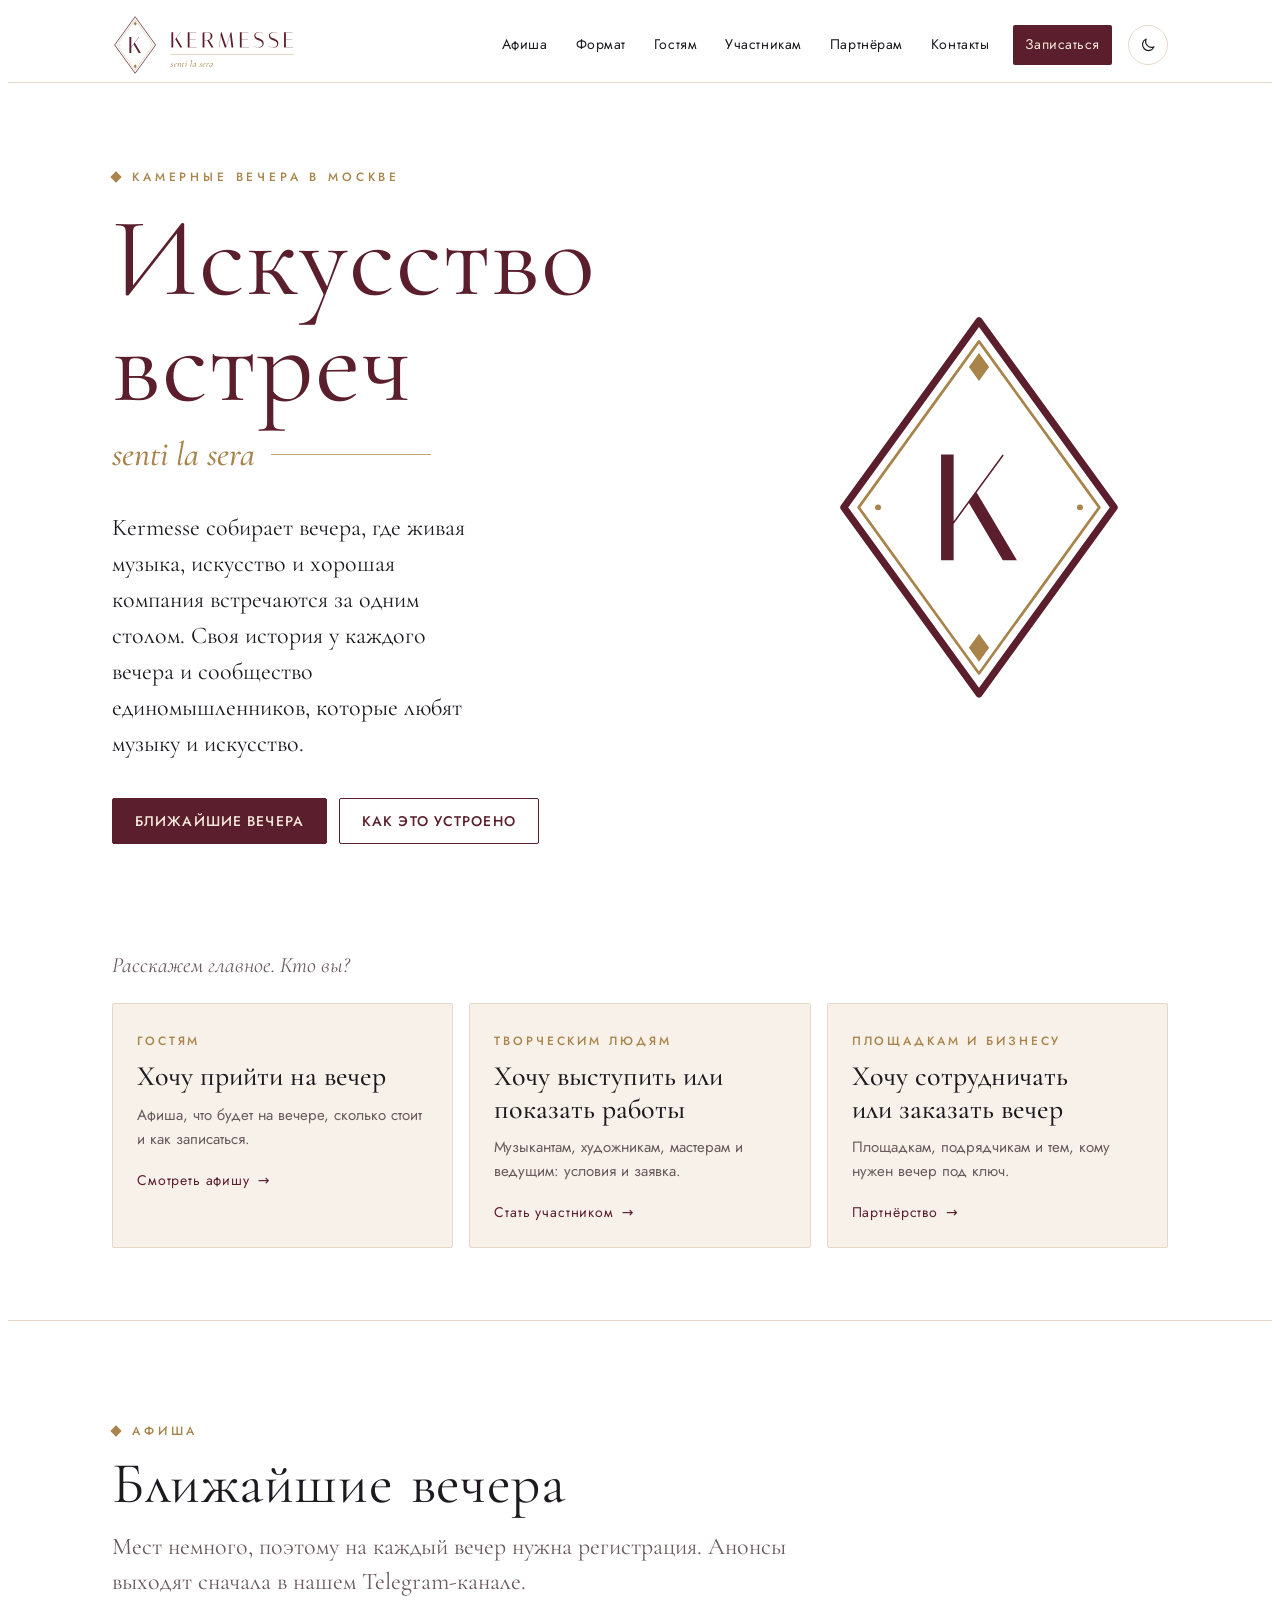
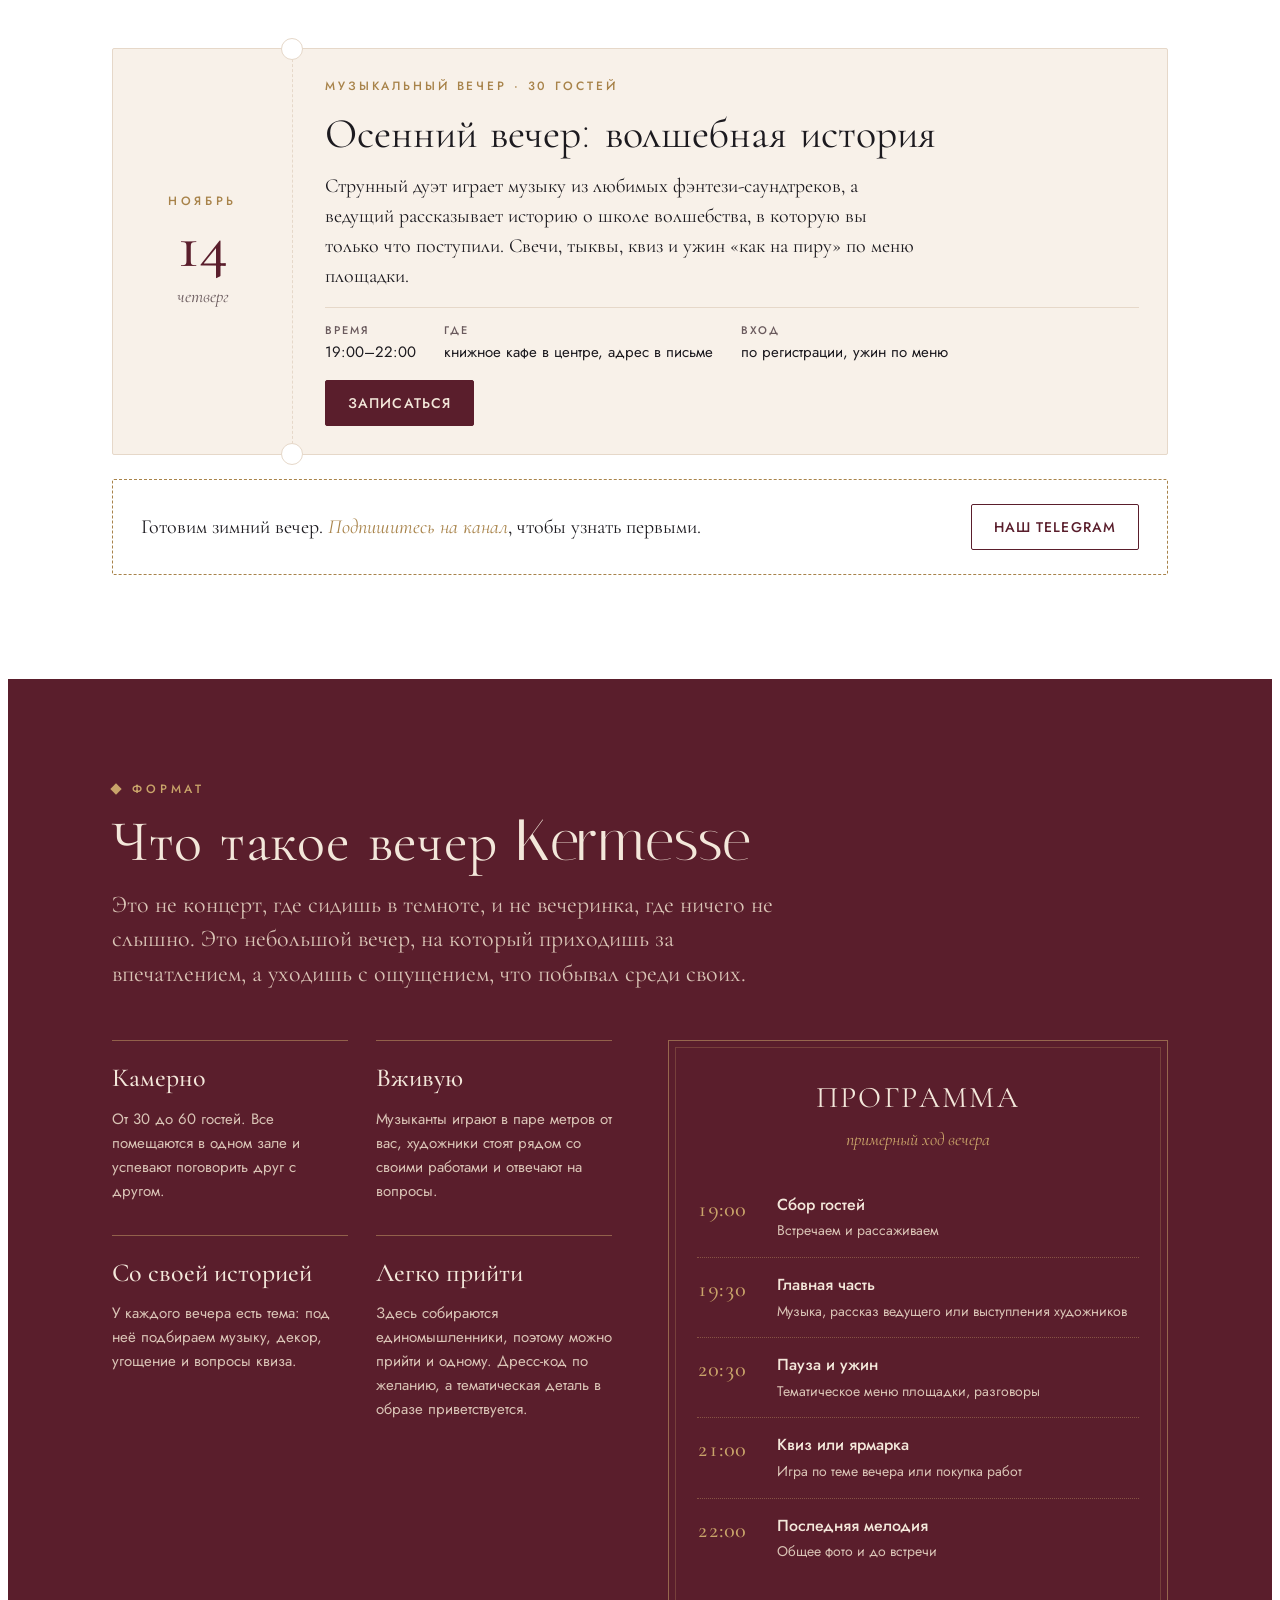
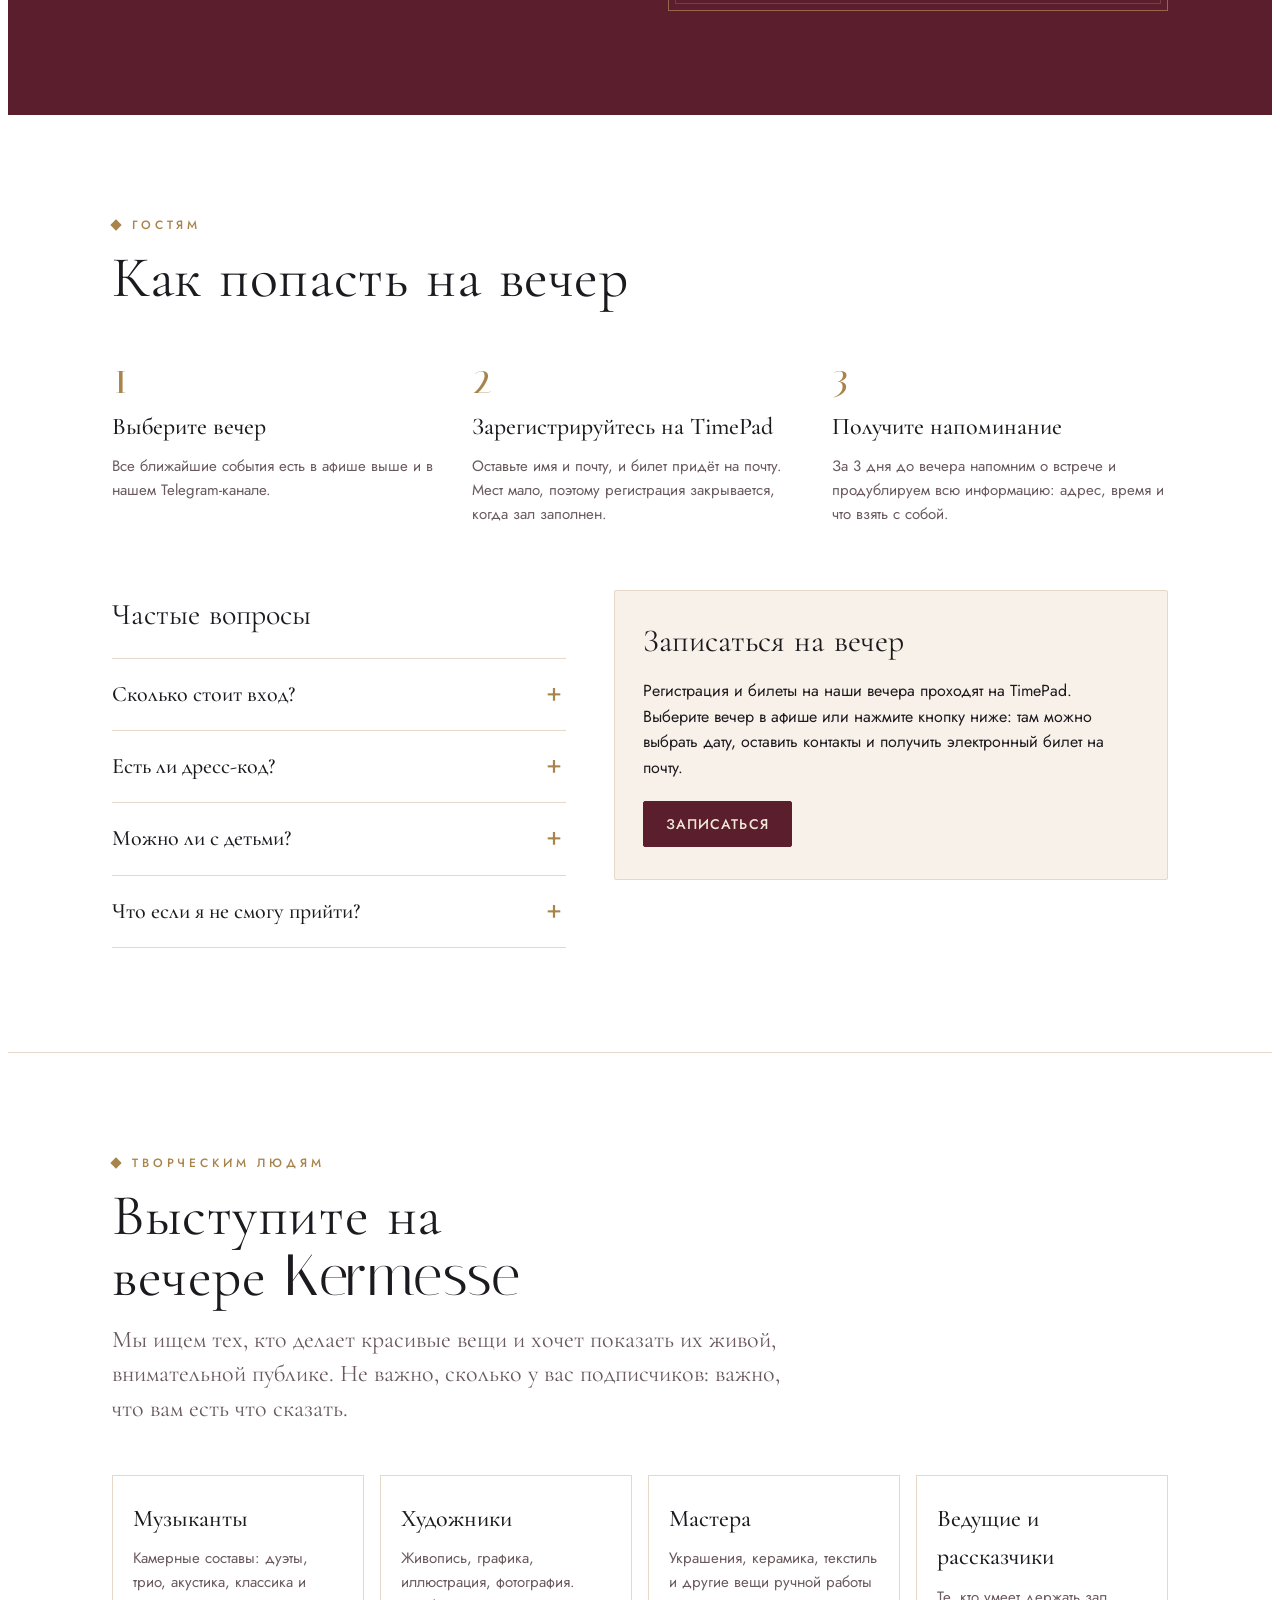
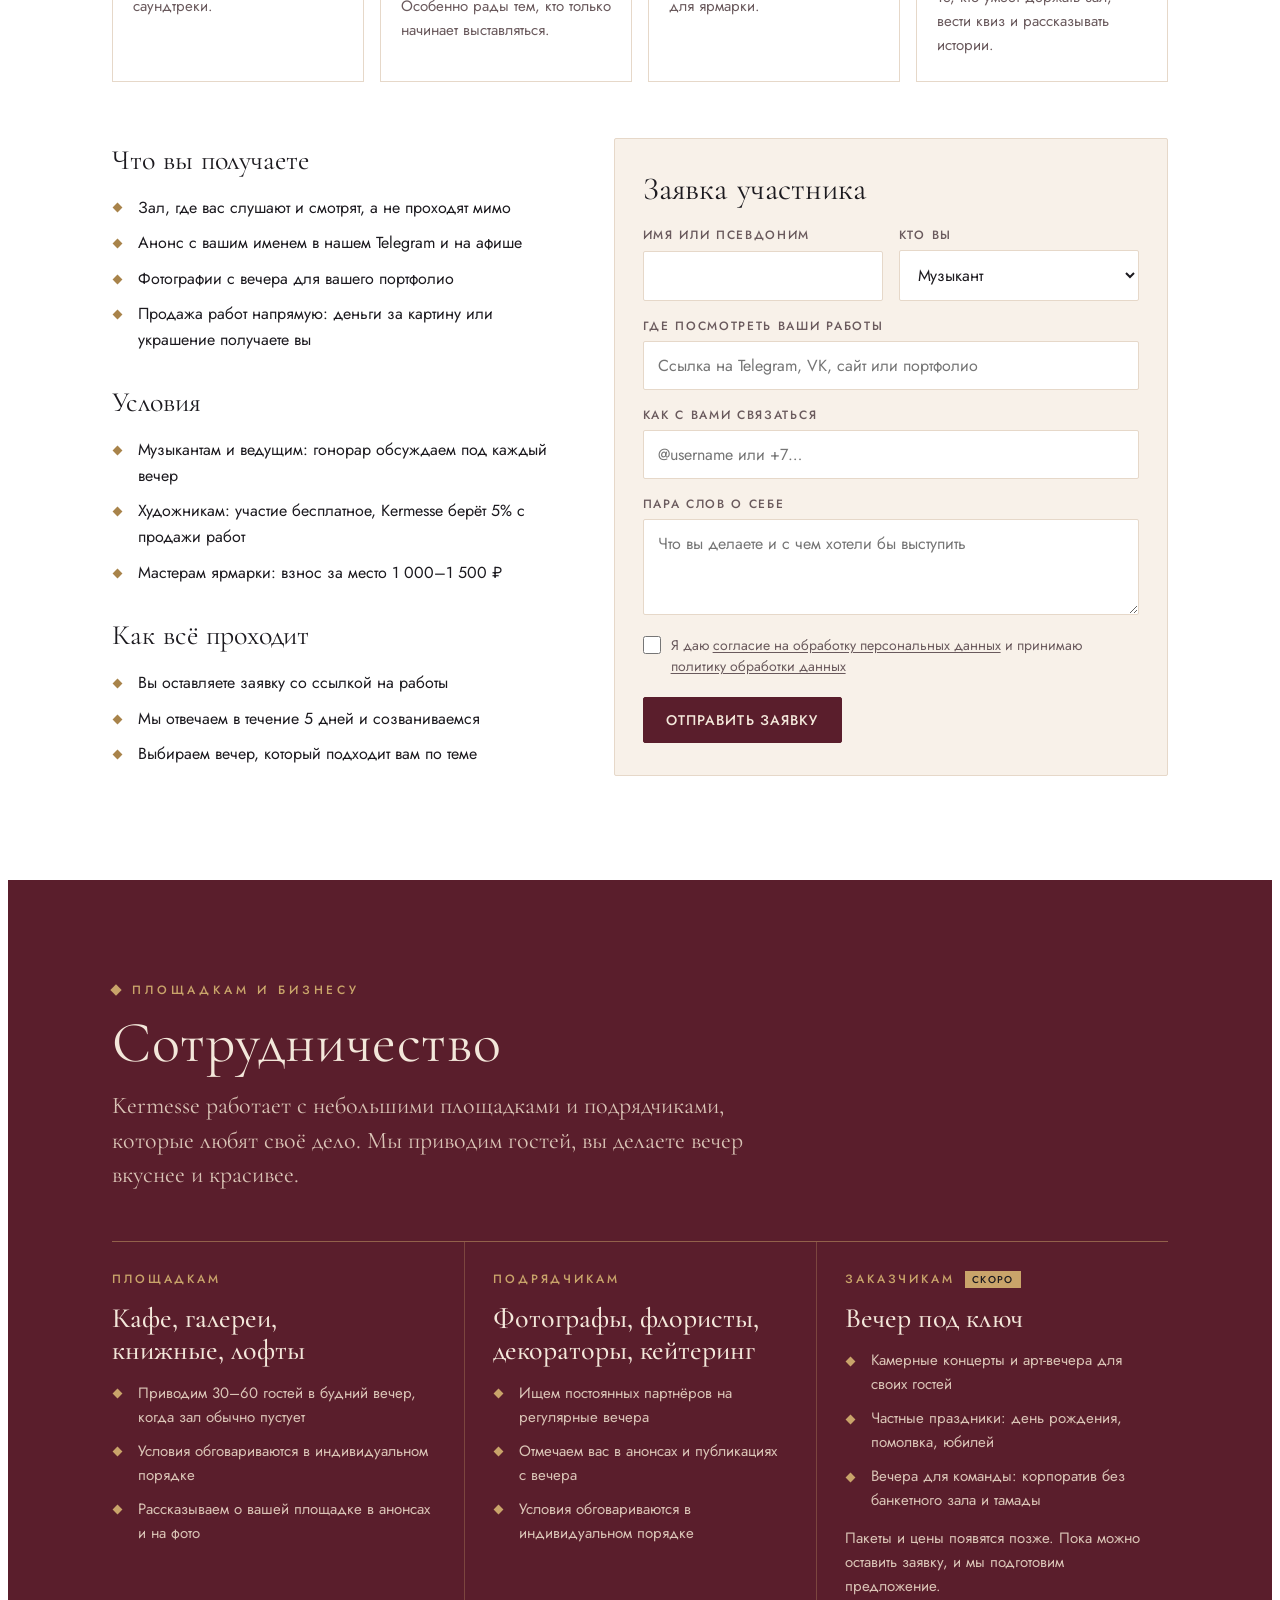
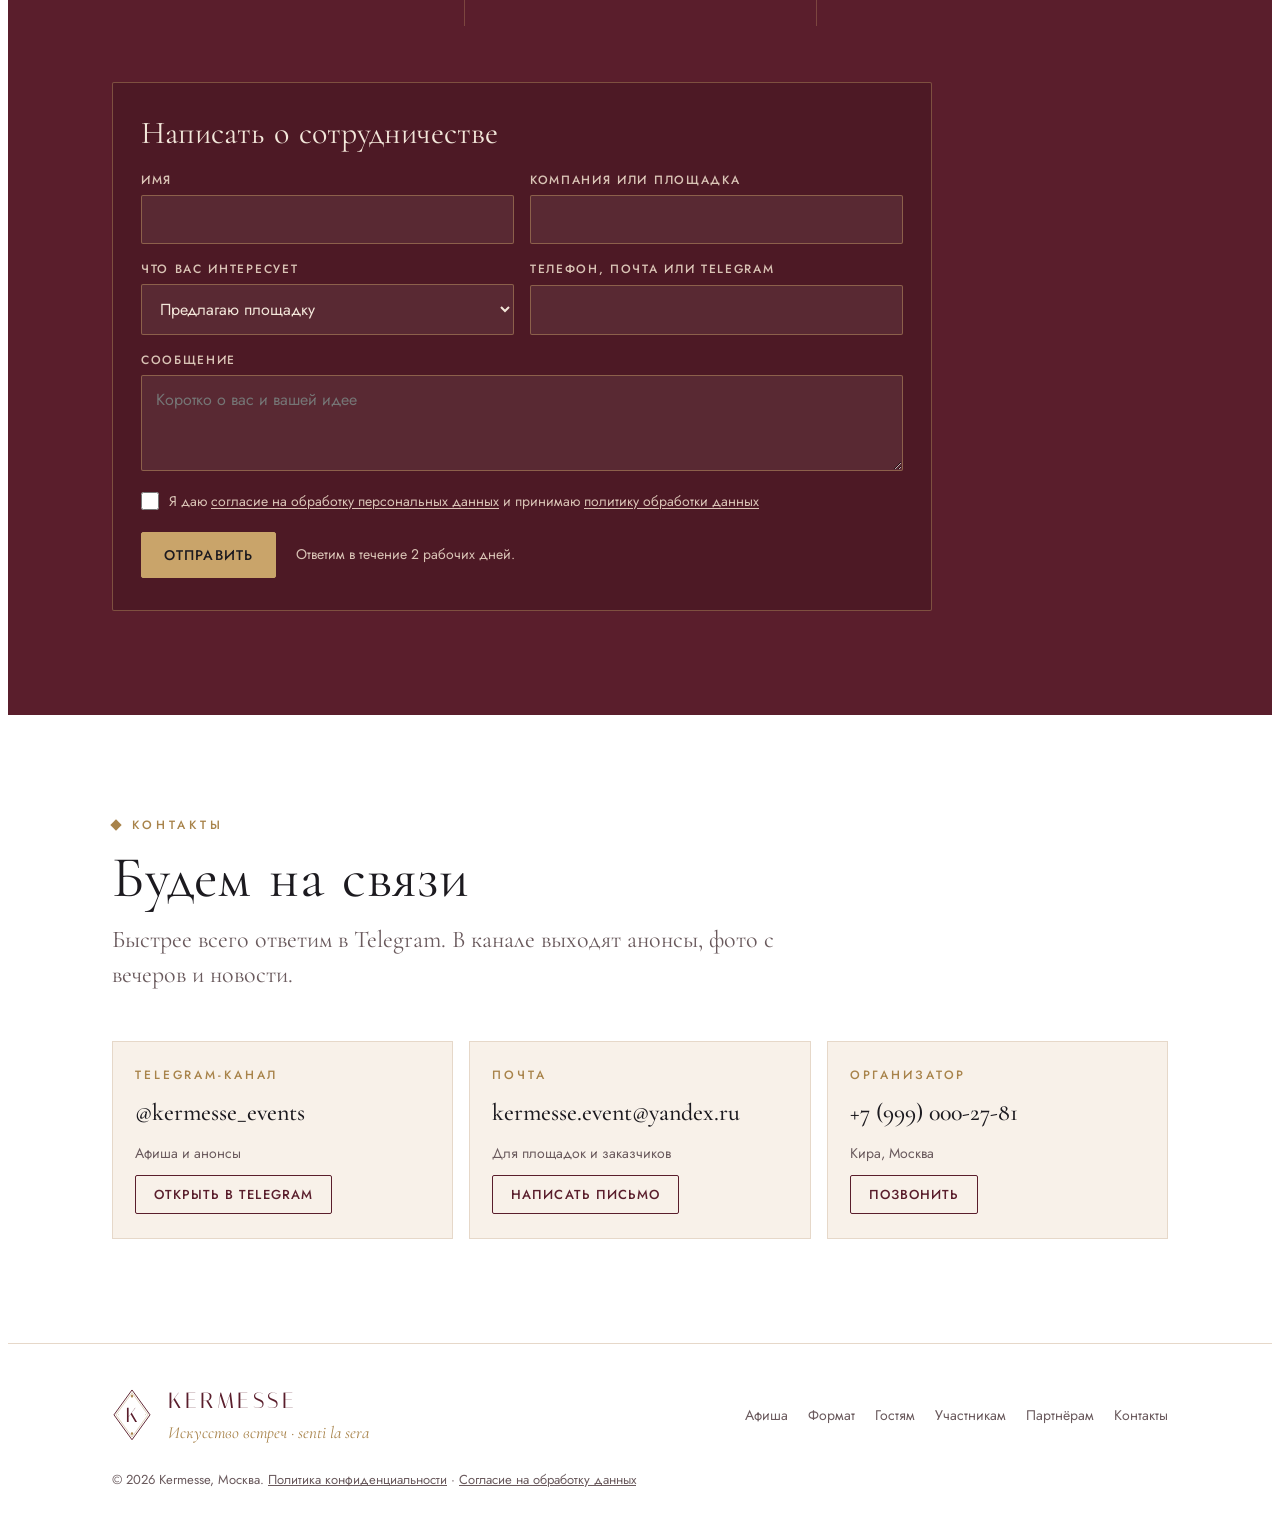
<file: index.html>
<!doctype html>
<html lang="ru">
<head>
<meta charset="utf-8">
<meta name="viewport" content="width=device-width, initial-scale=1, viewport-fit=cover">
<link rel="icon" type="image/png" href="favicon.png">
<link rel="apple-touch-icon" href="favicon.png">
<meta property="og:title" content="Kermesse — камерные вечера в Москве">
<meta property="og:description" content="Живая музыка, искусство и сообщество единомышленников. Искусство встреч.">
<meta property="og:image" content="https://kermesse.ru/favicon.png">
<link rel="canonical" href="https://kermesse.ru/">
<title>Kermesse — камерные вечера в Москве</title>
<meta name="description" content="Kermesse: камерные вечера музыки и искусства в Москве. Искусство встреч.">
<script>try{var t=localStorage.getItem("kms-theme");if(t)document.documentElement.setAttribute("data-theme",t);}catch(e){}</script>
<link rel="preconnect" href="https://fonts.googleapis.com">
<link rel="preconnect" href="https://fonts.gstatic.com" crossorigin>
<link rel="stylesheet" href="https://fonts.googleapis.com/css2?family=Italiana&family=Cormorant+Garamond:ital,wght@0,400;0,500;0,600;1,400;1,500&family=Jost:wght@400;500&display=swap">
<style>
/* Layout: printed evening programme. Champagne paper, bordo bands, gold hairlines; events as tickets; three "doors" for three audiences. */
:root {
  --bg: #FFFFFF;
  --bg-raised: #F8F1E9;   /* светлая шампань */
  --fg: #1C1A1F;          /* графит */
  --muted: #6A5A5D;
  --line: #E6D8C9;
  --accent: #5A1E2C;      /* бордо */
  --accent-fg: #F3E7DA;
  --gold: #A8834A;        /* старое золото */
  --band-bg: #5A1E2C;
  --band-fg: #F3E7DA;
  --band-muted: #D9C3B5;
  --band-gold: #C9A46A;   /* светлое золото */
  --stub-bg: rgba(168, 131, 74, .16);
  --logo-main: #5A1E2C;
  --logo-gold: #A8834A;
  --focus: #A8834A;

  --f-display: "Italiana", "Cormorant Garamond", "Didot", "Bodoni 72", Georgia, serif;
  --f-serif: "Cormorant Garamond", "Garamond", Georgia, serif;
  --f-sans: "Jost", "Futura", "Avenir Next", system-ui, sans-serif;

  --wrap: 1120px;
  --radius: 2px;
}
@media (prefers-color-scheme: dark) {
  :root:not([data-theme="light"]) {
    --bg: #1C1A1F; --bg-raised: #252228; --fg: #F3E7DA; --muted: #B8AAA2; --line: #3B353B;
    --accent: #C9A46A; --accent-fg: #1C1A1F; --gold: #C9A46A;
    --band-bg: #4A1825; --band-fg: #F3E7DA; --band-muted: #D2BBAE; --band-gold: #C9A46A;
    --stub-bg: rgba(201, 164, 106, .16); --logo-main: #F3E7DA; --logo-gold: #C9A46A; --focus: #C9A46A;
    color-scheme: dark;
  }
}
:root[data-theme="dark"] {
  --bg: #1C1A1F; --bg-raised: #252228; --fg: #F3E7DA; --muted: #B8AAA2; --line: #3B353B;
  --accent: #C9A46A; --accent-fg: #1C1A1F; --gold: #C9A46A;
  --band-bg: #4A1825; --band-fg: #F3E7DA; --band-muted: #D2BBAE; --band-gold: #C9A46A;
  --stub-bg: rgba(201, 164, 106, .16); --logo-main: #F3E7DA; --logo-gold: #C9A46A; --focus: #C9A46A;
  color-scheme: dark;
}

* { box-sizing: border-box; }
html { scroll-behavior: smooth; scroll-padding-top: 84px; }
@media (prefers-reduced-motion: reduce) { html { scroll-behavior: auto; } }
body {
  background: var(--bg); color: var(--fg);
  font-family: var(--f-sans); font-size: 16px; line-height: 1.6;
  -webkit-font-smoothing: antialiased;
}
body::before { content: ""; position: fixed; inset: 0 0 auto; height: env(safe-area-inset-top, 0px); z-index: 10; background: var(--bg); }
a { color: inherit; }
:focus-visible { outline: 2px solid var(--focus); outline-offset: 3px; }
h1, h2, h3 { font-weight: 400; margin: 0; text-wrap: balance; }
p { margin: 0; }

.wrap {
  max-width: var(--wrap); margin: 0 auto;
  padding-left: max(16px, env(safe-area-inset-left, 0px));
  padding-right: max(16px, env(safe-area-inset-right, 0px));
}
@media (min-width: 720px) {
  .wrap { padding-left: max(32px, env(safe-area-inset-left, 0px)); padding-right: max(32px, env(safe-area-inset-right, 0px)); }
}

/* --- заглушки --- */
.stub { background: var(--stub-bg); border-bottom: 1px dashed var(--gold); padding: 0 .15em; }
.stub-tag {
  display: inline-block; font: 500 10px/1 var(--f-sans); letter-spacing: .14em; text-transform: uppercase;
  color: var(--gold); border: 1px dashed var(--gold); padding: 4px 6px 3px; vertical-align: middle; white-space: nowrap;
}

/* --- плашка макета --- */
.mock-note { background: var(--fg); color: var(--bg); font-size: 13px; }
.mock-note .wrap { padding-block: 8px; display: flex; gap: 8px 16px; flex-wrap: wrap; align-items: center; justify-content: center; text-align: center; }
.mock-note .stub { color: var(--bg); }

/* --- шапка --- */
.site-head {
  position: sticky; top: env(safe-area-inset-top, 0px); z-index: 20;
  background: color-mix(in srgb, var(--bg) 92%, transparent);
  backdrop-filter: blur(8px); -webkit-backdrop-filter: blur(8px);
  border-bottom: 1px solid var(--line);
}
.site-head .wrap { display: flex; align-items: center; justify-content: space-between; gap: 16px; padding-block: 6px; }
.brand { display: flex; align-items: center; gap: 12px; text-decoration: none; margin-right: auto; }
.nav { order: 1; }
.theme-toggle {
  order: 2; flex: none; width: 40px; height: 40px; display: grid; place-items: center; cursor: pointer;
  background: none; border: 1px solid var(--line); border-radius: 50%; color: var(--fg); transition: border-color .2s;
}
.theme-toggle:hover { border-color: var(--gold); }
.theme-toggle svg { width: 18px; height: 18px; }
.theme-toggle .moon { display: block; } .theme-toggle .sun { display: none; }
:root[data-theme="dark"] .theme-toggle .moon { display: none; } :root[data-theme="dark"] .theme-toggle .sun { display: block; }
@media (prefers-color-scheme: dark) { :root:not([data-theme="light"]) .theme-toggle .moon { display: none; } :root:not([data-theme="light"]) .theme-toggle .sun { display: block; } }
.brand .brand-logo { height: 62px; width: auto; display: block; flex: none; }
@media (max-width: 480px) { .brand .brand-logo { height: 50px; } }
.brand-word { font-family: var(--f-display); font-size: 20px; letter-spacing: .16em; color: var(--logo-main); }
.nav { display: flex; gap: 4px; align-items: center; }
.nav a {
  text-decoration: none; font-size: 14px; letter-spacing: .04em; padding: 8px 12px; color: var(--fg);
  border-bottom: 1px solid transparent;
}
.nav a:hover { border-bottom-color: var(--gold); }
.nav .nav-cta { background: var(--accent); color: var(--accent-fg); margin-left: 8px; border-radius: var(--radius); }
.nav .nav-cta:hover { border-bottom-color: transparent; filter: brightness(1.08); }
.nav-toggle {
  order: 3;
  display: none; background: none; border: 1px solid var(--line); color: var(--fg);
  font: 500 13px var(--f-sans); letter-spacing: .1em; text-transform: uppercase; padding: 8px 12px; border-radius: var(--radius); cursor: pointer;
}
@media (max-width: 880px) {
  .nav-toggle { display: block; }
  .nav {
    display: none; position: absolute; left: 0; right: 0; top: 100%;
    flex-direction: column; align-items: stretch; gap: 0;
    background: var(--bg); border-bottom: 1px solid var(--line);
    padding: 8px max(16px, env(safe-area-inset-right, 0px)) 16px max(16px, env(safe-area-inset-left, 0px));
  }
  .nav.open { display: flex; }
  .nav a { padding: 12px 4px; border-bottom: 1px solid var(--line); font-size: 16px; }
  .nav .nav-cta { margin: 12px 0 0; text-align: center; border-bottom: 0; }
}

/* --- кнопки --- */
.btn {
  display: inline-flex; align-items: center; justify-content: center; gap: 8px;
  font: 500 14px/1 var(--f-sans); letter-spacing: .08em; text-transform: uppercase; text-decoration: none;
  padding: 15px 22px; border-radius: var(--radius); cursor: pointer; border: 1px solid var(--accent);
  background: var(--accent); color: var(--accent-fg); transition: filter .2s, background .2s;
}
.btn:hover { filter: brightness(1.1); }
.btn.ghost { background: transparent; color: var(--accent); }
.btn.ghost:hover { background: var(--stub-bg); filter: none; }
.band .btn { background: var(--band-gold); border-color: var(--band-gold); color: #1C1A1F; }
.band .btn.ghost { background: transparent; color: var(--band-fg); border-color: var(--band-gold); }

/* --- общие элементы секций --- */
section { padding-block: 72px; }
@media (min-width: 720px) { section { padding-block: 104px; } }
.eyebrow {
  display: flex; align-items: center; gap: 12px;
  font: 500 12px/1 var(--f-sans); letter-spacing: .32em; text-transform: uppercase; color: var(--gold);
}
.eyebrow::before { content: ""; width: 8px; height: 8px; background: currentColor; transform: rotate(45deg); flex: none; }
.band .eyebrow { color: var(--band-gold); }
.sec-head { display: grid; gap: 16px; max-width: 720px; margin-bottom: 48px; }
.sec-head h2 { font-family: var(--f-display); font-size: clamp(36px, 6vw, 58px); line-height: 1.05; letter-spacing: .01em; }
.lead { font-family: var(--f-serif); font-size: clamp(20px, 2.4vw, 24px); line-height: 1.45; color: var(--muted); max-width: 62ch; }
.band .lead { color: var(--band-muted); }
.band { background: var(--band-bg); color: var(--band-fg); }

/* --- герой --- */
.hero { padding-block: 56px 72px; position: relative; overflow: hidden; }
@media (min-width: 720px) { .hero { padding-block: 88px 104px; } }
.hero .wrap { display: grid; grid-template-columns: minmax(0, 1.25fr) minmax(0, .75fr); gap: 48px; align-items: center; }
@media (max-width: 800px) { .hero .wrap { grid-template-columns: minmax(0, 1fr); } .hero-mark { order: -1; max-width: 150px; } }
.hero h1 {
  font-family: var(--f-display); font-size: clamp(52px, 10vw, 112px); line-height: .95; letter-spacing: .01em; color: var(--logo-main);
}
.hero .sub {
  font-family: var(--f-serif); font-style: italic; font-weight: 500; font-size: clamp(24px, 3.2vw, 34px);
  color: var(--gold); margin-top: 12px; display: flex; align-items: center; gap: 16px;
}
.hero .sub::after { content: ""; height: 1px; background: var(--gold); flex: 1; max-width: 160px; opacity: .7; }
.hero .intro { margin-top: 28px; font-family: var(--f-serif); font-size: clamp(20px, 2.3vw, 24px); line-height: 1.5; max-width: 34ch; }
.hero .actions { display: flex; flex-wrap: wrap; gap: 12px; margin-top: 36px; }
.hero-mark { justify-self: center; width: 100%; max-width: 300px; }
.hero-mark svg { width: 100%; height: auto; display: block; }
.hero-mark .glow { animation: glow 4.5s ease-in-out infinite; transform-origin: center; }
@keyframes glow { 0%, 100% { opacity: 1; } 50% { opacity: .45; } }
@media (prefers-reduced-motion: reduce) { .hero-mark .glow { animation: none; } }
.since { text-align: center; font: 500 11px var(--f-sans); letter-spacing: .42em; text-transform: uppercase; color: var(--gold); margin-top: 8px; }

/* --- три двери --- */
.doors { padding-block: 0 72px; }
.doors-title { font-family: var(--f-serif); font-style: italic; font-size: 22px; color: var(--muted); margin-bottom: 20px; }
.door-grid { display: grid; grid-template-columns: repeat(3, minmax(0, 1fr)); gap: 16px; }
@media (max-width: 860px) { .door-grid { grid-template-columns: minmax(0, 1fr); } }
.door {
  display: grid; gap: 10px; align-content: start; text-decoration: none; padding: 28px 24px 24px;
  background: var(--bg-raised); border: 1px solid var(--line); border-radius: var(--radius);
  transition: border-color .2s, transform .2s;
}
.door:hover { border-color: var(--gold); transform: translateY(-2px); }
@media (prefers-reduced-motion: reduce) { .door:hover { transform: none; } }
.door .who { font: 500 12px var(--f-sans); letter-spacing: .24em; text-transform: uppercase; color: var(--gold); }
.door h3 { font-family: var(--f-serif); font-weight: 500; font-size: 28px; line-height: 1.15; }
.door p { color: var(--muted); font-size: 15px; }
.door .go { margin-top: 8px; font-size: 14px; letter-spacing: .06em; color: var(--accent); display: flex; align-items: center; gap: 8px; }
.door .go::after { content: "→"; transition: transform .2s; }
.door:hover .go::after { transform: translateX(4px); }

/* --- афиша --- */
.events { display: grid; gap: 24px; }
.ticket {
  display: grid; grid-template-columns: 180px minmax(0, 1fr); background: var(--bg-raised);
  border: 1px solid var(--line); border-radius: var(--radius); position: relative;
}
.ticket-date {
  border-right: 1px dashed var(--line); padding: 28px 20px; display: grid; align-content: center; justify-items: center; gap: 4px; text-align: center;
  position: relative;
}
.ticket-date::before, .ticket-date::after {
  content: ""; position: absolute; right: -11px; width: 20px; height: 20px; border-radius: 50%;
  background: var(--bg); border: 1px solid var(--line);
}
.ticket-date::before { top: -11px; } .ticket-date::after { bottom: -11px; }
.ticket-date .month { font: 500 12px var(--f-sans); letter-spacing: .3em; text-transform: uppercase; color: var(--gold); }
.ticket-date .day { font-family: var(--f-serif); font-weight: 500; font-size: 64px; line-height: 1; color: var(--logo-main); }
.ticket-date .wd { font-family: var(--f-serif); font-style: italic; font-size: 18px; color: var(--muted); }
.ticket-body { padding: 28px 28px 28px 32px; display: grid; gap: 16px; min-width: 0; }
.ticket-kind { font: 500 12px var(--f-sans); letter-spacing: .24em; text-transform: uppercase; color: var(--gold); display: flex; gap: 12px; flex-wrap: wrap; align-items: center; }
.ticket h3 { font-family: var(--f-display); font-size: clamp(30px, 4vw, 42px); line-height: 1.05; }
.ticket .desc { font-family: var(--f-serif); font-size: 20px; line-height: 1.5; max-width: 60ch; }
.facts { display: flex; flex-wrap: wrap; gap: 8px 28px; margin: 0; padding: 14px 0 0; border-top: 1px solid var(--line); }
.facts div { display: grid; gap: 2px; }
.facts dt { font: 500 11px var(--f-sans); letter-spacing: .18em; text-transform: uppercase; color: var(--muted); }
.facts dd { margin: 0; font-size: 15px; }
.ticket .actions { display: flex; flex-wrap: wrap; gap: 12px; align-items: center; }
@media (max-width: 640px) {
  .ticket { grid-template-columns: minmax(0, 1fr); }
  .ticket-date { border-right: 0; border-bottom: 1px dashed var(--line); grid-auto-flow: column; justify-content: start; gap: 12px; padding: 18px 20px; align-items: baseline; }
  .ticket-date::before, .ticket-date::after { right: auto; top: auto; bottom: -11px; }
  .ticket-date::before { left: -11px; } .ticket-date::after { right: -11px; }
  .ticket-date .day { font-size: 44px; }
  .ticket-body { padding: 22px 20px; }
}
.soon {
  display: flex; flex-wrap: wrap; gap: 16px 24px; align-items: center; justify-content: space-between;
  padding: 24px 28px; border: 1px dashed var(--gold); border-radius: var(--radius);
}
.soon p { font-family: var(--f-serif); font-size: 20px; }
.soon em { color: var(--gold); }

/* --- формат --- */
.format-grid { display: grid; grid-template-columns: minmax(0, 1fr) minmax(0, 1fr); gap: 56px; align-items: start; }
@media (max-width: 860px) { .format-grid { grid-template-columns: minmax(0, 1fr); gap: 48px; } }
.traits { display: grid; grid-template-columns: repeat(2, minmax(0, 1fr)); gap: 32px 28px; }
@media (max-width: 520px) { .traits { grid-template-columns: minmax(0, 1fr); } }
.trait { display: grid; gap: 8px; align-content: start; padding-top: 16px; border-top: 1px solid rgba(201, 164, 106, .5); }
.trait h3 { font-family: var(--f-serif); font-weight: 500; font-size: 26px; color: var(--band-fg); }
.trait p { color: var(--band-muted); font-size: 15px; }
.programme { border: 1px solid rgba(201, 164, 106, .55); padding: 32px 28px; position: relative; }
.programme::before { content: ""; position: absolute; inset: 6px; border: 1px solid rgba(201, 164, 106, .25); pointer-events: none; }
.programme h3 { font-family: var(--f-display); font-size: 30px; letter-spacing: .08em; text-align: center; color: var(--band-fg); }
.programme .hint { text-align: center; font-family: var(--f-serif); font-style: italic; color: var(--band-gold); margin: 4px 0 24px; font-size: 18px; }
.programme ol { list-style: none; margin: 0; padding: 0; display: grid; gap: 0; }
.programme li { display: grid; grid-template-columns: 64px minmax(0, 1fr); gap: 16px; padding: 14px 0; border-bottom: 1px dotted rgba(201, 164, 106, .4); }
.programme li:last-child { border-bottom: 0; }
.programme time { font-family: var(--f-serif); font-weight: 500; font-size: 22px; color: var(--band-gold); font-variant-numeric: tabular-nums; }
.programme b { font-weight: 500; display: block; }
.programme span { color: var(--band-muted); font-size: 14px; }

/* --- шаги и FAQ --- */
.steps { display: grid; grid-template-columns: repeat(3, minmax(0, 1fr)); gap: 24px; counter-reset: step; list-style: none; padding: 0; margin: 0 0 64px; }
@media (max-width: 760px) { .steps { grid-template-columns: minmax(0, 1fr); } }
.steps li { counter-increment: step; display: grid; gap: 8px; align-content: start; }
.steps li::before {
  content: counter(step); font-family: var(--f-display); font-size: 44px; line-height: 1; color: var(--gold);
}
.steps h3 { font-family: var(--f-serif); font-weight: 500; font-size: 24px; }
.steps p { color: var(--muted); font-size: 15px; }
.faq { display: grid; border-top: 1px solid var(--line); max-width: 820px; }
.faq details { border-bottom: 1px solid var(--line); }
.faq summary {
  cursor: pointer; list-style: none; padding: 18px 40px 18px 0; position: relative;
  font-family: var(--f-serif); font-weight: 500; font-size: 22px;
}
.faq summary::-webkit-details-marker { display: none; }
.faq summary::after { content: "+"; position: absolute; right: 4px; top: 14px; font: 400 26px var(--f-sans); color: var(--gold); transition: transform .2s; }
.faq details[open] summary::after { transform: rotate(45deg); }
.faq details p { padding: 0 0 20px; color: var(--muted); max-width: 64ch; }

/* --- формы --- */
.form-card { background: var(--bg-raised); border: 1px solid var(--line); border-radius: var(--radius); padding: 32px 28px; display: grid; gap: 20px; }
@media (max-width: 520px) { .form-card { padding: 24px 18px; } }
.band .form-card { background: rgba(0, 0, 0, .14); border-color: rgba(201, 164, 106, .4); }
.form-card h3 { font-family: var(--f-display); font-size: 32px; line-height: 1.1; }
.form-card .note { font-size: 14px; color: var(--muted); }
.band .form-card .note { color: var(--band-muted); }
.fields { display: grid; grid-template-columns: repeat(2, minmax(0, 1fr)); gap: 16px; }
@media (max-width: 560px) { .fields { grid-template-columns: minmax(0, 1fr); } }
.field { display: grid; gap: 6px; min-width: 0; }
.field.wide { grid-column: 1 / -1; }
.field label { font: 500 12px var(--f-sans); letter-spacing: .14em; text-transform: uppercase; color: var(--muted); }
.band .field label { color: var(--band-muted); }
.field input, .field select, .field textarea {
  width: 100%; font: 400 16px var(--f-sans); color: var(--fg); background: var(--bg);
  border: 1px solid var(--line); border-radius: var(--radius); padding: 12px 14px;
}
.band .field input, .band .field select, .band .field textarea { background: rgba(243, 231, 218, .08); color: var(--band-fg); border-color: rgba(201, 164, 106, .45); }
.band .field select option { color: #1C1A1F; }
.field textarea { min-height: 96px; resize: vertical; }
.field input:focus, .field select:focus, .field textarea:focus { outline: 2px solid var(--focus); outline-offset: 0; border-color: transparent; }
.form-done { font-family: var(--f-serif); font-size: 19px; padding: 14px 16px; border: 1px dashed var(--gold); }
.consent { display: flex; gap: 10px; align-items: flex-start; font-size: 14px; line-height: 1.5; color: var(--muted); cursor: pointer; }
.band .consent { color: var(--band-muted); }
.consent input { width: 18px; height: 18px; margin: 1px 0 0; flex: none; accent-color: var(--gold); }
.band .consent input { accent-color: var(--band-gold); }
.consent a { color: inherit; text-underline-offset: 2px; }
.hp { position: absolute; left: -9999px; width: 1px; height: 1px; opacity: 0; }
.form-row { display: flex; flex-wrap: wrap; gap: 12px 20px; align-items: center; }

/* --- участникам --- */
.roles { display: grid; grid-template-columns: repeat(4, minmax(0, 1fr)); gap: 16px; margin-bottom: 56px; }
@media (max-width: 900px) { .roles { grid-template-columns: repeat(2, minmax(0, 1fr)); } }
@media (max-width: 480px) { .roles { grid-template-columns: minmax(0, 1fr); } }
.role { padding: 24px 20px; border: 1px solid var(--line); display: grid; gap: 8px; align-content: start; }
.role h3 { font-family: var(--f-serif); font-weight: 500; font-size: 24px; }
.role p { color: var(--muted); font-size: 15px; }
.split { display: grid; grid-template-columns: minmax(0, .9fr) minmax(0, 1.1fr); gap: 48px; align-items: start; }
@media (max-width: 900px) { .split { grid-template-columns: minmax(0, 1fr); } }
.terms { display: grid; gap: 28px; }
.terms h3 { font-family: var(--f-display); font-size: 28px; margin-bottom: 12px; }
.ticks { list-style: none; padding: 0; margin: 0; display: grid; gap: 10px; }
.ticks li { position: relative; padding-left: 26px; }
.ticks li::before { content: ""; position: absolute; left: 2px; top: .62em; width: 7px; height: 7px; background: var(--gold); transform: rotate(45deg); }

/* --- партнёрам --- */
.partner-grid { display: grid; grid-template-columns: repeat(3, minmax(0, 1fr)); gap: 0; margin-bottom: 56px; border-top: 1px solid rgba(201, 164, 106, .5); }
@media (max-width: 860px) { .partner-grid { grid-template-columns: minmax(0, 1fr); } }
.partner { padding: 28px 28px 28px 0; display: grid; gap: 14px; align-content: start; }
.partner + .partner { padding-left: 28px; border-left: 1px solid rgba(201, 164, 106, .3); }
@media (max-width: 860px) {
  .partner, .partner + .partner { padding: 28px 0; border-left: 0; border-bottom: 1px solid rgba(201, 164, 106, .3); }
}
.partner .who { font: 500 12px var(--f-sans); letter-spacing: .24em; text-transform: uppercase; color: var(--band-gold); display: flex; gap: 10px; flex-wrap: wrap; align-items: center; }
.partner h3 { font-family: var(--f-serif); font-weight: 500; font-size: 28px; line-height: 1.15; }
.partner p, .partner li { color: var(--band-muted); font-size: 15px; }
.partner .ticks li::before { background: var(--band-gold); }
.badge-soon { font: 500 10px/1 var(--f-sans); letter-spacing: .14em; text-transform: uppercase; color: #1C1A1F; background: var(--band-gold); padding: 4px 7px 3px; }

/* --- контакты --- */
.contacts { display: grid; grid-template-columns: repeat(3, minmax(0, 1fr)); gap: 16px; }
@media (max-width: 760px) { .contacts { grid-template-columns: minmax(0, 1fr); } }
.contact { border: 1px solid var(--line); padding: 24px 22px; display: grid; gap: 10px; align-content: start; background: var(--bg-raised); }
.contact .k { font: 500 12px var(--f-sans); letter-spacing: .24em; text-transform: uppercase; color: var(--gold); }
.contact .v { font-family: var(--f-serif); font-size: 24px; font-weight: 500; overflow-wrap: anywhere; text-decoration: none; color: var(--fg); }
.contact .v:hover { color: var(--accent); }
.contact .btn { justify-self: start; padding: 12px 18px; font-size: 13px; }
.contact p { color: var(--muted); font-size: 14px; }
.copy { justify-self: start; background: none; border: 1px solid var(--line); color: var(--fg); font: 500 12px var(--f-sans); letter-spacing: .1em; text-transform: uppercase; padding: 8px 12px; cursor: pointer; border-radius: var(--radius); }
.copy:hover { border-color: var(--gold); }

/* --- подвал --- */
.foot { border-top: 1px solid var(--line); }
.foot .wrap { padding-block: 40px; display: flex; flex-wrap: wrap; gap: 24px; justify-content: space-between; align-items: center; }
.foot-brand { display: flex; align-items: center; gap: 16px; }
.foot-brand svg { width: 40px; height: auto; }
.foot-brand .name { font-family: var(--f-display); font-size: 22px; letter-spacing: .16em; color: var(--logo-main); }
.foot-brand .tag { font-family: var(--f-serif); font-style: italic; color: var(--gold); font-size: 17px; }
.foot nav { display: flex; flex-wrap: wrap; gap: 4px 20px; font-size: 14px; }
.foot nav a { text-decoration: none; color: var(--muted); }
.foot nav a:hover { color: var(--fg); }
.foot small { color: var(--muted); font-size: 13px; width: 100%; }
</style>
</head>
<body>

<!-- Знак-ромб из фирстиля (kermesse-4-znak), цвета через переменные -->
<svg width="0" height="0" style="position:absolute" aria-hidden="true">
  <symbol id="znak" viewBox="94 38.5 324 435">
    <path d="M256,54.52 L402,256 L256,457.48 L110,256Z" fill="none" stroke="var(--logo-main)" stroke-width="7.68" stroke-linejoin="round"/>
    <path class="glow" d="M256,76.68 L385.94,256 L256,435.32 L126.06,256Z" fill="none" stroke="var(--logo-gold)" stroke-width="2.88" stroke-linejoin="round"/>
    <path d="M256,89.195 L266.95,104.306 L256,119.417 L245.05,104.306Z" fill="var(--logo-gold)"/>
    <path d="M256,392.583 L266.95,407.694 L256,422.805 L245.05,407.694Z" fill="var(--logo-gold)"/>
    <circle cx="146.94" cy="256" r="3.21" fill="var(--logo-gold)"/>
    <circle cx="365.06" cy="256" r="3.21" fill="var(--logo-gold)"/>
    <path d="M228.61 198.768V271.044L281.427 198.768L282.736 199.913L253.465 239.812L296.962 313.232H281.754L245.126 251.258L228.61 273.987V313.232H215.038V198.768Z" fill="var(--logo-main)"/>
  </symbol>
</svg>


<header class="site-head">
  <div class="wrap">
    <a class="brand" href="#top" aria-label="Kermesse, на главную">
      <svg xmlns="http://www.w3.org/2000/svg" viewBox="35.4 20.1 594.0 199.8" class="brand-logo" aria-hidden="true"><path d="M110,28.92 L176,120 L110,211.07999999999998 L44,120Z" fill="none" stroke="var(--logo-main)" stroke-width="2.40" stroke-linejoin="round"/><path d="M110,38.9388 L168.74,120 L110,201.06119999999999 L51.26,120Z" fill="none" stroke="var(--logo-gold)" stroke-width="0.90" stroke-linejoin="round"/><path d="M110,44.595 L114.95,51.426 L110,58.257000000000005 L105.05,51.426Z" fill="var(--logo-gold)"/><path d="M110,181.743 L114.95,188.57399999999998 L110,195.40499999999997 L105.05,188.57399999999998Z" fill="var(--logo-gold)"/><circle cx="60.70" cy="120" r="1.45" fill="var(--logo-gold)"/><circle cx="159.30" cy="120" r="1.45" fill="var(--logo-gold)"/><path d="M97.6184 94.12800000000001V126.80064000000002L121.49456 94.12800000000001L122.08591999999999 94.64544000000001L108.85424 112.68192000000002L128.51695999999998 145.872H121.6424L105.08431999999999 117.85632000000001L97.6184 128.1312V145.872H91.48304V94.12800000000001Z" fill="var(--logo-main)"/><path d="M232.71 79.0V109.94L255.32 79.0L255.88 79.49L243.35 96.57L261.97 128.0H255.46L239.78 101.47L232.71 111.2V128.0H226.9V79.0ZM307.33 79.0V79.69999999999999H285.28V100.69999999999999H305.71999999999997V101.4H285.28V127.3H308.87V128.0H279.46999999999997V79.0ZM327.41999999999996 79.56Q335.53999999999996 79.0 341.77 79.0Q359.06 79.0 359.06 90.55Q359.06 95.44999999999999 356.68 99.3Q354.3 103.15 348.49 104.41L362.49 128.0H355.97999999999996L342.26 104.83H333.22999999999996V128.0H327.41999999999996ZM341.77 79.69999999999999Q337.71 79.69999999999999 333.22999999999996 80.19V104.13H343.59Q353.46 103.71 353.46 90.69Q353.46 85.37 350.52 82.535Q347.58 79.69999999999999 341.77 79.69999999999999ZM381.25 128.0H380.34000000000003L386.43 79.0H388.74L403.44 124.29L418.07000000000005 79.0H420.38L426.47 128.0H420.66L415.83000000000004 88.8L403.16 128.0H398.75L385.94 89.28999999999999ZM475.33000000000004 79.0V79.69999999999999H453.28000000000003V100.69999999999999H473.72V101.4H453.28000000000003V127.3H476.87000000000006V128.0H447.47V79.0ZM521.25 81.94Q514.88 79.49 509.245 79.49Q503.61 79.49 500.46000000000004 81.87Q497.31000000000006 84.25 497.31000000000006 88.44999999999999Q497.31000000000006 93.56 502.63000000000005 96.36Q505.01000000000005 97.55 507.845 98.565Q510.68000000000006 99.58 513.5500000000001 100.84Q516.4200000000001 102.1 518.8000000000001 103.71Q521.1800000000001 105.32 522.6500000000001 108.155Q524.12 110.99 524.12 115.365Q524.12 119.74 521.6700000000001 122.82Q519.22 125.9 515.7550000000001 126.985Q512.2900000000001 128.07 507.67 128.07Q499.06000000000006 128.07 492.97 123.8L493.32000000000005 123.24Q495.63000000000005 125.06 499.30500000000006 126.215Q502.98 127.37 506.83000000000004 127.37Q512.5 127.37 516.5250000000001 124.745Q520.5500000000001 122.12 520.5500000000001 117.01Q520.5500000000001 111.41 515.23 108.25999999999999Q512.85 106.86 510.01500000000004 105.66999999999999Q507.18000000000006 104.47999999999999 504.31000000000006 103.185Q501.44000000000005 101.89 499.06000000000006 100.28Q493.74000000000007 96.78 493.74000000000007 90.34Q493.74000000000007 85.22999999999999 497.1700000000001 82.04499999999999Q500.6 78.85999999999999 507.495 78.85999999999999Q514.39 78.85999999999999 521.5300000000001 81.24ZM568.5 81.94Q562.13 79.49 556.495 79.49Q550.86 79.49 547.71 81.87Q544.56 84.25 544.56 88.44999999999999Q544.56 93.56 549.88 96.36Q552.26 97.55 555.095 98.565Q557.93 99.58 560.8 100.84Q563.67 102.1 566.05 103.71Q568.43 105.32 569.9 108.155Q571.37 110.99 571.37 115.365Q571.37 119.74 568.9200000000001 122.82Q566.47 125.9 563.005 126.985Q559.54 128.07 554.92 128.07Q546.31 128.07 540.22 123.8L540.5699999999999 123.24Q542.88 125.06 546.5550000000001 126.215Q550.23 127.37 554.0799999999999 127.37Q559.75 127.37 563.775 124.745Q567.8 122.12 567.8 117.01Q567.8 111.41 562.48 108.25999999999999Q560.1 106.86 557.265 105.66999999999999Q554.43 104.47999999999999 551.56 103.185Q548.6899999999999 101.89 546.31 100.28Q540.99 96.78 540.99 90.34Q540.99 85.22999999999999 544.4200000000001 82.04499999999999Q547.85 78.85999999999999 554.745 78.85999999999999Q561.64 78.85999999999999 568.78 81.24ZM617.78 79.0V79.69999999999999H595.73V100.69999999999999H616.17V101.4H595.73V127.3H619.3199999999999V128.0H589.92V79.0Z" fill="var(--logo-main)"/><rect x="224" y="150" width="397.8" height="1.1" fill="var(--logo-gold)"/><path d="M227.09 190.33Q225.89 190.33 225.01999999999998 189.76Q224.15 189.19 224.27 188.38Q224.33 187.9 224.645 187.66Q224.96 187.42 225.32 187.42Q225.77 187.42 226.01 187.75Q226.25 188.08 226.475 188.485Q226.7 188.89 227.075 189.22Q227.45 189.55 228.17 189.55Q228.89 189.55 229.31 189.145Q229.73 188.74 229.82 187.93Q229.97 187.0 229.55 186.325Q229.13 185.65 228.45499999999998 185.095Q227.78 184.54 227.12 183.985Q226.46 183.43 226.085 182.74Q225.71 182.05 225.89 181.09Q226.04 180.22 226.655 179.54500000000002Q227.27 178.87 228.155 178.495Q229.04 178.12 230.03 178.12Q231.2 178.12 231.95 178.57Q232.7 179.02 232.61 179.71Q232.52 180.19 232.19 180.43Q231.86 180.67 231.56 180.67Q231.02 180.67 230.765 180.385Q230.51 180.1 230.315 179.74Q230.12 179.38 229.805 179.11Q229.49 178.84 228.86 178.84Q228.32 178.84 227.93 179.14Q227.54 179.44 227.48 179.95Q227.33 180.82 227.735 181.48Q228.14 182.14 228.815 182.70999999999998Q229.49 183.28 230.16500000000002 183.865Q230.84 184.45 231.23000000000002 185.17Q231.62 185.89 231.47 186.85Q231.32 187.69 230.72 188.5Q230.12 189.31 229.19 189.82Q228.26 190.33 227.09 190.33ZM238.79000000000002 190.36Q237.14000000000001 190.36 236.21 189.52Q235.28 188.68 234.995 187.32999999999998Q234.71 185.98 234.98000000000002 184.45Q235.19000000000003 183.31 235.82000000000002 182.17000000000002Q236.45000000000002 181.03 237.38 180.1Q238.31 179.17 239.48000000000002 178.6Q240.65 178.03 241.97 178.03Q243.11 178.03 243.66500000000002 178.465Q244.22 178.9 244.13000000000002 179.65Q244.01000000000002 180.37 243.305 181.06Q242.60000000000002 181.75 241.49 182.29000000000002Q240.38000000000002 182.83 239.0 183.22000000000003Q237.62 183.61 236.18 183.76L236.24 183.37Q238.49 183.04 240.02 182.305Q241.55 181.57 241.79000000000002 180.28Q241.97 179.53 241.565 179.185Q241.16000000000003 178.84 240.56 178.84Q239.66000000000003 178.84 238.97000000000003 179.47Q238.28 180.1 237.83 181.14999999999998Q237.38000000000002 182.2 237.17000000000002 183.46Q236.87 185.08 237.11 186.385Q237.35000000000002 187.69 238.10000000000002 188.47Q238.85000000000002 189.25 240.11 189.25Q240.8 189.25 241.565 189.04000000000002Q242.33 188.83 243.05 188.26Q243.11 188.2 243.21500000000003 188.32Q243.32000000000002 188.44 243.26000000000002 188.53Q242.12 189.52 240.995 189.94Q239.87 190.36 238.79000000000002 190.36ZM255.5 190.27Q254.66 190.27 254.45 189.57999999999998Q254.23999999999998 188.89 254.51 187.33L255.38 182.56Q256.03999999999996 179.35 254.39 179.35Q253.45999999999998 179.35 252.44 180.565Q251.42 181.78 250.51999999999998 184.09Q249.61999999999998 186.4 249.01999999999998 189.73L248.6 189.7Q249.23 186.19 250.265 183.565Q251.29999999999998 180.94 252.66499999999996 179.485Q254.02999999999997 178.03 255.52999999999997 178.03Q256.82 178.03 257.27 178.95999999999998Q257.71999999999997 179.89 257.33 181.99L256.34 187.33Q256.19 188.23 256.34000000000003 188.605Q256.49 188.98 256.82 188.98Q257.15 188.98 257.615 188.62Q258.08 188.26 258.68 187.69Q258.77 187.57 258.89 187.69Q259.01 187.81 258.91999999999996 187.93Q257.96 189.04 257.15 189.655Q256.34 190.27 255.5 190.27ZM247.85 190.24Q247.36999999999998 190.24 247.20499999999998 190.18Q247.04 190.12 247.04 190.03Q247.04 189.94 247.20499999999998 189.25Q247.36999999999998 188.56 247.48999999999998 187.78L248.72 181.09Q249.01999999999998 179.41 248.23999999999998 179.41Q247.91 179.41 247.39999999999998 179.755Q246.89 180.1 246.26 180.73Q246.17 180.85 246.04999999999998 180.715Q245.92999999999998 180.58 246.01999999999998 180.49Q247.07 179.29 247.92499999999998 178.72Q248.77999999999997 178.15 249.58999999999997 178.15Q250.39999999999998 178.15 250.625 178.81Q250.85 179.47 250.57999999999998 180.94L249.01999999999998 189.73Q248.92999999999998 190.24 247.85 190.24ZM264.02 190.36Q263.39 190.36 262.835 190.135Q262.28 189.91 262.01 189.31Q261.74 188.71 261.91999999999996 187.6L263.18 180.82Q263.39 179.74 263.21 179.47Q263.03 179.2 262.15999999999997 179.2Q262.03999999999996 179.2 262.06999999999994 178.99Q262.09999999999997 178.78 262.19 178.78Q263.35999999999996 178.78 264.155 178.075Q264.95 177.37 265.31 176.38Q265.34 176.26 265.59499999999997 176.29Q265.84999999999997 176.32 265.82 176.41L263.96 186.82Q263.75 187.99 264.095 188.53Q264.44 189.07 265.37 189.07Q266.15 189.07 266.825 188.70999999999998Q267.5 188.35 268.15999999999997 187.81Q268.21999999999997 187.75 268.34 187.87Q268.46 187.99 268.4 188.05Q267.02 189.28 265.985 189.82Q264.95 190.36 264.02 190.36ZM268.4 179.8Q268.34 179.8 267.755 179.71Q267.16999999999996 179.62 266.375 179.54500000000002Q265.58 179.47 264.83 179.47L264.89 178.72Q265.72999999999996 178.72 266.615 178.66Q267.5 178.6 268.205 178.54Q268.90999999999997 178.48 269.18 178.48Q269.29999999999995 178.48 269.35999999999996 178.57Q269.41999999999996 178.66 269.39 178.78Q269.33 179.02 269.03 179.41000000000003Q268.72999999999996 179.8 268.4 179.8ZM273.38 190.27Q272.57 190.27 272.315 189.595Q272.06 188.92 272.39 187.33L273.62 181.09Q273.95 179.41 273.11 179.41Q272.78 179.41 272.27 179.755Q271.76 180.1 271.15999999999997 180.73Q271.07 180.85 270.935 180.715Q270.8 180.58 270.91999999999996 180.49Q271.96999999999997 179.29 272.80999999999995 178.72Q273.65 178.15 274.43 178.15Q275.27 178.15 275.51 178.81Q275.75 179.47 275.45 180.94L274.21999999999997 187.33Q274.03999999999996 188.23 274.18999999999994 188.605Q274.34 188.98 274.66999999999996 188.98Q275.0 188.98 275.495 188.635Q275.99 188.29 276.56 187.72Q276.68 187.6 276.79999999999995 187.735Q276.91999999999996 187.87 276.8 187.96Q275.84 189.1 275.015 189.685Q274.19 190.27 273.38 190.27ZM275.3 174.73Q274.64 174.73 274.265 174.37Q273.89 174.01 273.89 173.32Q273.89 172.69 274.265 172.32999999999998Q274.64 171.97 275.3 171.97Q275.99 171.97 276.35 172.32999999999998Q276.71 172.69 276.71 173.32Q276.71 174.73 275.3 174.73ZM289.13 190.27Q288.26 190.27 288.05 189.57999999999998Q287.84000000000003 188.89 288.11 187.33L291.02 171.7Q291.23 170.53 290.82500000000005 170.245Q290.42 169.96 289.1 170.62Q288.98 170.65 288.905 170.47Q288.83 170.29 288.95 170.26L293.06 168.25Q293.21 168.19 293.33 168.31Q293.45 168.43 293.42 168.49L289.97 187.33Q289.79 188.23 289.94000000000005 188.605Q290.09000000000003 188.98 290.42 188.98Q290.75 188.98 291.21500000000003 188.62Q291.68 188.26 292.28000000000003 187.69Q292.4 187.57 292.52 187.69Q292.64 187.81 292.52 187.93Q291.56 189.04 290.75 189.655Q289.94 190.27 289.13 190.27ZM296.90000000000003 190.39Q295.91 190.39 295.385 189.67Q294.86 188.95 295.07000000000005 187.27Q295.31 185.68 296.12 184.06Q296.93 182.44 298.08500000000004 181.06Q299.24 179.68 300.56000000000006 178.85500000000002Q301.88000000000005 178.03 303.08000000000004 178.03Q303.65000000000003 178.03 304.22 178.24Q304.79 178.45 305.19500000000005 178.915Q305.6 179.38 305.66 180.16L304.22 179.29Q304.64000000000004 179.23 305.15000000000003 178.79500000000002Q305.66 178.36 305.90000000000003 177.79Q305.96000000000004 177.7 306.125 177.745Q306.29 177.79 306.26000000000005 177.85L304.52000000000004 187.33Q304.22 188.98 304.91 188.98Q305.24 188.98 305.735 188.62Q306.23 188.26 306.8 187.69Q306.89000000000004 187.6 307.01000000000005 187.72Q307.13000000000005 187.84 307.04 187.93Q306.08000000000004 189.04 305.27000000000004 189.655Q304.46000000000004 190.27 303.68 190.27Q302.87 190.27 302.63 189.595Q302.39000000000004 188.92 302.66 187.33L303.38000000000005 183.13L303.92 182.62Q303.11 184.96 301.925 186.715Q300.74 188.47 299.43500000000006 189.43Q298.13000000000005 190.39 296.90000000000003 190.39ZM298.25 188.68Q299.06 188.68 299.9 188.065Q300.74 187.45 301.505 186.43Q302.27000000000004 185.41 302.82500000000005 184.20999999999998Q303.38000000000005 183.01 303.59000000000003 181.93Q303.83000000000004 180.73 303.39500000000004 179.96499999999997Q302.96000000000004 179.2 301.91 179.23Q300.92 179.23 299.93000000000006 180.07Q298.94000000000005 180.91 298.1600000000001 182.33499999999998Q297.38000000000005 183.76 297.11 185.59Q296.87 187.21 297.17 187.945Q297.47 188.68 298.25 188.68ZM319.48999999999995 190.33Q318.28999999999996 190.33 317.41999999999996 189.76Q316.54999999999995 189.19 316.66999999999996 188.38Q316.72999999999996 187.9 317.04499999999996 187.66Q317.35999999999996 187.42 317.71999999999997 187.42Q318.16999999999996 187.42 318.40999999999997 187.75Q318.65 188.08 318.875 188.485Q319.09999999999997 188.89 319.47499999999997 189.22Q319.84999999999997 189.55 320.57 189.55Q321.28999999999996 189.55 321.71 189.145Q322.13 188.74 322.21999999999997 187.93Q322.37 187.0 321.95 186.325Q321.53 185.65 320.85499999999996 185.095Q320.17999999999995 184.54 319.52 183.985Q318.85999999999996 183.43 318.48499999999996 182.74Q318.10999999999996 182.05 318.28999999999996 181.09Q318.44 180.22 319.05499999999995 179.54500000000002Q319.66999999999996 178.87 320.55499999999995 178.495Q321.44 178.12 322.42999999999995 178.12Q323.59999999999997 178.12 324.34999999999997 178.57Q325.09999999999997 179.02 325.01 179.71Q324.91999999999996 180.19 324.59 180.43Q324.26 180.67 323.96 180.67Q323.41999999999996 180.67 323.16499999999996 180.385Q322.90999999999997 180.1 322.715 179.74Q322.52 179.38 322.205 179.11Q321.89 178.84 321.26 178.84Q320.71999999999997 178.84 320.33 179.14Q319.94 179.44 319.88 179.95Q319.72999999999996 180.82 320.135 181.48Q320.53999999999996 182.14 321.215 182.70999999999998Q321.89 183.28 322.56499999999994 183.865Q323.23999999999995 184.45 323.63 185.17Q324.02 185.89 323.87 186.85Q323.71999999999997 187.69 323.12 188.5Q322.52 189.31 321.59 189.82Q320.65999999999997 190.33 319.48999999999995 190.33ZM331.19 190.36Q329.54 190.36 328.61 189.52Q327.68 188.68 327.395 187.32999999999998Q327.11 185.98 327.38 184.45Q327.59000000000003 183.31 328.22 182.17000000000002Q328.85 181.03 329.78000000000003 180.1Q330.71000000000004 179.17 331.88 178.6Q333.05 178.03 334.37 178.03Q335.51 178.03 336.065 178.465Q336.62 178.9 336.53000000000003 179.65Q336.41 180.37 335.70500000000004 181.06Q335.0 181.75 333.89 182.29000000000002Q332.78000000000003 182.83 331.40000000000003 183.22000000000003Q330.02000000000004 183.61 328.58000000000004 183.76L328.64000000000004 183.37Q330.89000000000004 183.04 332.4200000000001 182.305Q333.95000000000005 181.57 334.19 180.28Q334.37 179.53 333.96500000000003 179.185Q333.56 178.84 332.96000000000004 178.84Q332.06 178.84 331.37 179.47Q330.68 180.1 330.23 181.14999999999998Q329.78000000000003 182.2 329.57 183.46Q329.27000000000004 185.08 329.51 186.385Q329.75 187.69 330.5 188.47Q331.25 189.25 332.51 189.25Q333.20000000000005 189.25 333.96500000000003 189.04000000000002Q334.73 188.83 335.45000000000005 188.26Q335.51 188.2 335.615 188.32Q335.72 188.44 335.66 188.53Q334.52000000000004 189.52 333.39500000000004 189.94Q332.27000000000004 190.36 331.19 190.36ZM341.33000000000004 189.73 341.03000000000003 189.7Q341.3 188.29 341.72 186.7Q342.14000000000004 185.11 342.68000000000006 183.59500000000003Q343.22 182.08 343.85 180.85000000000002Q344.48 179.62 345.15500000000003 178.885Q345.83000000000004 178.15 346.55 178.15Q346.97 178.15 347.40500000000003 178.375Q347.84000000000003 178.6 348.11 178.99Q348.38 179.38 348.29 179.86Q348.23 180.25 347.94500000000005 180.51999999999998Q347.66 180.79 347.21000000000004 180.79Q346.76 180.79 346.505 180.55Q346.25 180.31 346.055 180.07Q345.86 179.83 345.53000000000003 179.83Q345.14000000000004 179.83 344.66 180.52Q344.18 181.21 343.67 182.32Q343.16 183.43 342.69500000000005 184.765Q342.23 186.1 341.87 187.405Q341.51000000000005 188.71 341.33000000000004 189.73ZM340.16 190.24Q339.68 190.24 339.53 190.18Q339.38 190.12 339.38 190.03Q339.38 189.94 339.545 189.22Q339.71000000000004 188.5 339.83000000000004 187.78L340.91 181.87Q341.09000000000003 180.88 341.045 180.37Q341.0 179.86 340.82000000000005 179.635Q340.64000000000004 179.41 340.37 179.41Q340.01000000000005 179.41 339.5450000000001 179.755Q339.08000000000004 180.1 338.6 180.55Q338.51000000000005 180.64 338.39000000000004 180.51999999999998Q338.27000000000004 180.4 338.36 180.31Q339.32 179.2 340.13 178.675Q340.94 178.15 341.72 178.15Q342.29 178.15 342.605 178.48000000000002Q342.92 178.81 342.96500000000003 179.59Q343.01000000000005 180.37 342.77000000000004 181.72L341.33000000000004 189.73Q341.24 190.24 340.16 190.24ZM350.78000000000003 190.39Q349.79 190.39 349.265 189.67Q348.74 188.95 348.95000000000005 187.27Q349.19 185.68 350.0 184.06Q350.81 182.44 351.96500000000003 181.06Q353.12 179.68 354.44000000000005 178.85500000000002Q355.76000000000005 178.03 356.96000000000004 178.03Q357.53000000000003 178.03 358.1 178.24Q358.67 178.45 359.07500000000005 178.915Q359.48 179.38 359.54 180.16L358.1 179.29Q358.52000000000004 179.23 359.03000000000003 178.79500000000002Q359.54 178.36 359.78000000000003 177.79Q359.84000000000003 177.7 360.005 177.745Q360.17 177.79 360.14000000000004 177.85L358.40000000000003 187.33Q358.1 188.98 358.79 188.98Q359.12 188.98 359.615 188.62Q360.11 188.26 360.68 187.69Q360.77000000000004 187.6 360.89000000000004 187.72Q361.01000000000005 187.84 360.92 187.93Q359.96000000000004 189.04 359.15000000000003 189.655Q358.34000000000003 190.27 357.56 190.27Q356.75 190.27 356.51 189.595Q356.27000000000004 188.92 356.54 187.33L357.26000000000005 183.13L357.8 182.62Q356.99 184.96 355.805 186.715Q354.62 188.47 353.31500000000005 189.43Q352.01000000000005 190.39 350.78000000000003 190.39ZM352.13 188.68Q352.94 188.68 353.78 188.065Q354.62 187.45 355.385 186.43Q356.15000000000003 185.41 356.70500000000004 184.20999999999998Q357.26000000000005 183.01 357.47 181.93Q357.71000000000004 180.73 357.27500000000003 179.96499999999997Q356.84000000000003 179.2 355.79 179.23Q354.8 179.23 353.81000000000006 180.07Q352.82000000000005 180.91 352.0400000000001 182.33499999999998Q351.26000000000005 183.76 350.99 185.59Q350.75 187.21 351.05 187.945Q351.35 188.68 352.13 188.68Z" fill="var(--logo-gold)"/></svg>

    </a>
    <button class="theme-toggle" id="themeToggle" type="button" aria-label="Переключить светлую или тёмную тему" title="Светлая / тёмная тема">
      <svg class="moon" viewBox="0 0 24 24" fill="none" stroke="currentColor" stroke-width="1.6" stroke-linecap="round" stroke-linejoin="round" aria-hidden="true"><path d="M20 14.5A8 8 0 0 1 9.5 4a8 8 0 1 0 10.5 10.5z"/></svg>
      <svg class="sun" viewBox="0 0 24 24" fill="none" stroke="currentColor" stroke-width="1.6" stroke-linecap="round" aria-hidden="true"><circle cx="12" cy="12" r="4"/><path d="M12 2v2M12 20v2M4.9 4.9l1.4 1.4M17.7 17.7l1.4 1.4M2 12h2M20 12h2M4.9 19.1l1.4-1.4M17.7 6.3l1.4-1.4"/></svg>
    </button>
    <button class="nav-toggle" id="navToggle" aria-expanded="false" aria-controls="nav">Меню</button>
    <nav class="nav" id="nav" aria-label="Разделы">
      <a href="#vechera">Афиша</a>
      <a href="#format">Формат</a>
      <a href="#gostyam">Гостям</a>
      <a href="#uchastnikam">Участникам</a>
      <a href="#partneram">Партнёрам</a>
      <a href="#kontakty">Контакты</a>
      <a class="nav-cta" href="#vechera">Записаться</a>
    </nav>
  </div>
</header>

<main id="top">

  <!-- ГЕРОЙ -->
  <section class="hero" aria-labelledby="heroTitle">
    <div class="wrap">
      <div>
        <div class="eyebrow">Камерные вечера в Москве</div>
        <h1 id="heroTitle" style="margin-top:20px">Искусство встреч</h1>
        <p class="sub">senti la sera</p>
        <p class="intro">Kermesse собирает вечера, где живая музыка, искусство и хорошая компания встречаются за одним столом. Своя история у каждого вечера и сообщество единомышленников, которые любят музыку и искусство.</p>
        <div class="actions">
          <a class="btn" href="#vechera">Ближайшие вечера</a>
          <a class="btn ghost" href="#format">Как это устроено</a>
        </div>
      </div>
      <div class="hero-mark">
        <svg viewBox="0 0 324 435" role="img" aria-label="Знак Kermesse: буква K в ромбе"><use href="#znak"/></svg>
      </div>
    </div>
  </section>

  <!-- ТРИ ДВЕРИ -->
  <div class="doors">
    <div class="wrap">
      <p class="doors-title">Расскажем главное. Кто вы?</p>
      <div class="door-grid">
        <a class="door" href="#vechera">
          <span class="who">Гостям</span>
          <h3>Хочу прийти на вечер</h3>
          <p>Афиша, что будет на вечере, сколько стоит и как записаться.</p>
          <span class="go">Смотреть афишу</span>
        </a>
        <a class="door" href="#uchastnikam">
          <span class="who">Творческим людям</span>
          <h3>Хочу выступить или показать работы</h3>
          <p>Музыкантам, художникам, мастерам и ведущим: условия и заявка.</p>
          <span class="go">Стать участником</span>
        </a>
        <a class="door" href="#partneram">
          <span class="who">Площадкам и бизнесу</span>
          <h3>Хочу сотрудничать или заказать вечер</h3>
          <p>Площадкам, подрядчикам и тем, кому нужен вечер под ключ.</p>
          <span class="go">Партнёрство</span>
        </a>
      </div>
    </div>
  </div>

  <!-- АФИША -->
  <section id="vechera" aria-labelledby="vecheraTitle" style="border-top:1px solid var(--line)">
    <div class="wrap">
      <div class="sec-head">
        <div class="eyebrow">Афиша</div>
        <h2 id="vecheraTitle">Ближайшие вечера</h2>
        <p class="lead">Мест немного, поэтому на каждый вечер нужна регистрация. Анонсы выходят сначала в нашем Telegram-канале.</p>
      </div>

      <div class="events">
        <article class="ticket" aria-labelledby="ev1">
          <div class="ticket-date">
            <span class="month">ноябрь</span>
            <span class="day">14</span>
            <span class="wd">четверг</span>
          </div>
          <div class="ticket-body">
            <div class="ticket-kind">Музыкальный вечер · 30 гостей</div>
            <h3 id="ev1">Осенний вечер: волшебная история</h3>
            <p class="desc">Струнный дуэт играет музыку из любимых фэнтези-саундтреков, а ведущий рассказывает историю о школе волшебства, в которую вы только что поступили. Свечи, тыквы, квиз и ужин «как на пиру» по меню площадки.</p>
            <dl class="facts">
              <div><dt>Время</dt><dd>19:00–22:00</dd></div>
              <div><dt>Где</dt><dd>книжное кафе в центре, адрес в письме</dd></div>
              <div><dt>Вход</dt><dd>по регистрации, ужин по меню</dd></div>
            </dl>
            <div class="actions">
              <a class="btn" data-timepad href="https://t.me/kermesse_events" target="_blank" rel="noopener">Записаться</a>
            </div>
          </div>
        </article>

        <div class="soon">
          <p>Готовим зимний вечер. <em>Подпишитесь на канал</em>, чтобы узнать первыми.</p>
          <a class="btn ghost" href="https://t.me/kermesse_events" target="_blank" rel="noopener">Наш Telegram</a>
        </div>
      </div>
    </div>
  </section>

  <!-- ФОРМАТ -->
  <section id="format" class="band" aria-labelledby="formatTitle">
    <div class="wrap">
      <div class="sec-head">
        <div class="eyebrow">Формат</div>
        <h2 id="formatTitle">Что такое вечер Kermesse</h2>
        <p class="lead">Это не концерт, где сидишь в темноте, и не вечеринка, где ничего не слышно. Это небольшой вечер, на который приходишь за впечатлением, а уходишь с ощущением, что побывал среди своих.</p>
      </div>
      <div class="format-grid">
        <div class="traits">
          <div class="trait">
            <h3>Камерно</h3>
            <p>От 30 до 60 гостей. Все помещаются в одном зале и успевают поговорить друг с другом.</p>
          </div>
          <div class="trait">
            <h3>Вживую</h3>
            <p>Музыканты играют в паре метров от вас, художники стоят рядом со своими работами и отвечают на вопросы.</p>
          </div>
          <div class="trait">
            <h3>Со своей историей</h3>
            <p>У каждого вечера есть тема: под неё подбираем музыку, декор, угощение и вопросы квиза.</p>
          </div>
          <div class="trait">
            <h3>Легко прийти</h3>
            <p>Здесь собираются единомышленники, поэтому можно прийти и одному. Дресс-код по желанию, а тематическая деталь в образе приветствуется.</p>
          </div>
        </div>
        <div class="programme">
          <h3>ПРОГРАММА</h3>
          <p class="hint">примерный ход вечера</p>
          <ol>
            <li><time>19:00</time><div><b>Сбор гостей</b><span>Встречаем и рассаживаем</span></div></li>
            <li><time>19:30</time><div><b>Главная часть</b><span>Музыка, рассказ ведущего или выступления художников</span></div></li>
            <li><time>20:30</time><div><b>Пауза и ужин</b><span>Тематическое меню площадки, разговоры</span></div></li>
            <li><time>21:00</time><div><b>Квиз или ярмарка</b><span>Игра по теме вечера или покупка работ</span></div></li>
            <li><time>22:00</time><div><b>Последняя мелодия</b><span>Общее фото и до встречи</span></div></li>
          </ol>
        </div>
      </div>
    </div>
  </section>

  <!-- ГОСТЯМ -->
  <section id="gostyam" aria-labelledby="gostyamTitle">
    <div class="wrap">
      <div class="sec-head">
        <div class="eyebrow">Гостям</div>
        <h2 id="gostyamTitle">Как попасть на вечер</h2>
      </div>
      <ol class="steps">
        <li><h3>Выберите вечер</h3><p>Все ближайшие события есть в афише выше и в нашем Telegram-канале.</p></li>
        <li><h3>Зарегистрируйтесь на TimePad</h3><p>Оставьте имя и почту, и билет придёт на почту. Мест мало, поэтому регистрация закрывается, когда зал заполнен.</p></li>
        <li><h3>Получите напоминание</h3><p>За 3 дня до вечера напомним о встрече и продублируем всю информацию: адрес, время и что взять с собой.</p></li>
      </ol>

      <div class="split">
        <div>
          <h3 style="font-family:var(--f-display);font-size:30px;margin-bottom:20px">Частые вопросы</h3>
          <div class="faq">
            <details>
              <summary>Сколько стоит вход?</summary>
              <p>Зависит от вечера, цена всегда указана в афише. На часть вечеров вход свободный по регистрации.</p>
            </details>
            <details>
              <summary>Есть ли дресс-код?</summary>
              <p>Строгого нет. Приходите в том, в чём вам удобно и красиво. Если хочется, добавьте деталь по теме вечера: шарф, брошь, цвет.</p>
            </details>
            <details>
              <summary>Можно ли с детьми?</summary>
              <p>Наши вечера рассчитаны на гостей от 16 лет. Если у вечера другие правила, мы пишем об этом в афише.</p>
            </details>
            <details>
              <summary>Что если я не смогу прийти?</summary>
              <p>Напишите нам хотя бы за день, и мы отдадим ваше место гостю из листа ожидания.</p>
            </details>
          </div>
        </div>

        <div class="form-card" id="zapis">
          <h3>Записаться на вечер</h3>
          <p>Регистрация и билеты на наши вечера проходят на TimePad. Выберите вечер в афише или нажмите кнопку ниже: там можно выбрать дату, оставить контакты и получить электронный билет на почту.</p>
          <div class="form-row">
            <a class="btn" data-timepad href="https://t.me/kermesse_events" target="_blank" rel="noopener">Записаться</a>
          </div>
        </div>
      </div>
    </div>
  </section>

  <!-- УЧАСТНИКАМ -->
  <section id="uchastnikam" aria-labelledby="uchTitle" style="border-top:1px solid var(--line)">
    <div class="wrap">
      <div class="sec-head">
        <div class="eyebrow">Творческим людям</div>
        <h2 id="uchTitle">Выступите на вечере Kermesse</h2>
        <p class="lead">Мы ищем тех, кто делает красивые вещи и хочет показать их живой, внимательной публике. Не важно, сколько у вас подписчиков: важно, что вам есть что сказать.</p>
      </div>

      <div class="roles">
        <div class="role"><h3>Музыканты</h3><p>Камерные составы: дуэты, трио, акустика, классика и саундтреки.</p></div>
        <div class="role"><h3>Художники</h3><p>Живопись, графика, иллюстрация, фотография. Особенно рады тем, кто только начинает выставляться.</p></div>
        <div class="role"><h3>Мастера</h3><p>Украшения, керамика, текстиль и другие вещи ручной работы для ярмарки.</p></div>
        <div class="role"><h3>Ведущие и рассказчики</h3><p>Те, кто умеет держать зал, вести квиз и рассказывать истории.</p></div>
      </div>

      <div class="split">
        <div class="terms">
          <div>
            <h3>Что вы получаете</h3>
            <ul class="ticks">
              <li>Зал, где вас слушают и смотрят, а не проходят мимо</li>
              <li>Анонс с вашим именем в нашем Telegram и на афише</li>
              <li>Фотографии с вечера для вашего портфолио</li>
              <li>Продажа работ напрямую: деньги за картину или украшение получаете вы</li>
            </ul>
          </div>
          <div>
            <h3>Условия</h3>
            <ul class="ticks">
              <li>Музыкантам и ведущим: гонорар обсуждаем под каждый вечер</li>
              <li>Художникам: участие бесплатное, Kermesse берёт 5% с продажи работ</li>
              <li>Мастерам ярмарки: взнос за место 1&nbsp;000–1&nbsp;500&nbsp;₽</li>
            </ul>
          </div>
          <div>
            <h3>Как всё проходит</h3>
            <ol class="ticks" style="counter-reset:none">
              <li>Вы оставляете заявку со ссылкой на работы</li>
              <li>Мы отвечаем в течение 5 дней и созваниваемся</li>
              <li>Выбираем вечер, который подходит вам по теме</li>
            </ol>
          </div>
        </div>

        <form class="form-card" data-form="artist" novalidate>
          <h3>Заявка участника</h3>
          <div class="fields">
            <input class="hp" type="text" name="website" tabindex="-1" autocomplete="off" aria-hidden="true">
            <div class="field">
              <label for="a-name">Имя или псевдоним</label>
              <input id="a-name" name="name" autocomplete="name">
            </div>
            <div class="field">
              <label for="a-role">Кто вы</label>
              <select id="a-role" name="role">
                <option>Музыкант</option><option>Художник</option><option>Мастер хендмейда</option><option>Ведущий, рассказчик</option><option>Другое</option>
              </select>
            </div>
            <div class="field wide">
              <label for="a-link">Где посмотреть ваши работы</label>
              <input id="a-link" name="link" placeholder="Ссылка на Telegram, VK, сайт или портфолио">
            </div>
            <div class="field wide">
              <label for="a-contact">Как с вами связаться</label>
              <input id="a-contact" name="contact" placeholder="@username или +7…">
            </div>
            <div class="field wide">
              <label for="a-msg">Пара слов о себе</label>
              <textarea id="a-msg" name="msg" placeholder="Что вы делаете и с чем хотели бы выступить"></textarea>
            </div>
          </div>
          <label class="consent">
            <input type="checkbox" name="consent" value="да">
            <span>Я даю <a href="soglasie.html" target="_blank">согласие на обработку персональных данных</a> и принимаю <a href="privacy.html" target="_blank">политику обработки данных</a></span>
          </label>
          <div class="form-row">
            <button class="btn" type="submit">Отправить заявку</button>
          </div>
          <p class="form-done" hidden role="status"></p>
        </form>
      </div>
    </div>
  </section>

  <!-- ПАРТНЁРАМ -->
  <section id="partneram" class="band" aria-labelledby="partTitle">
    <div class="wrap">
      <div class="sec-head">
        <div class="eyebrow">Площадкам и бизнесу</div>
        <h2 id="partTitle">Сотрудничество</h2>
        <p class="lead">Kermesse работает с небольшими площадками и подрядчиками, которые любят своё дело. Мы приводим гостей, вы делаете вечер вкуснее и красивее.</p>
      </div>

      <div class="partner-grid">
        <div class="partner">
          <span class="who">Площадкам</span>
          <h3>Кафе, галереи, книжные, лофты</h3>
          <ul class="ticks">
            <li>Приводим 30–60 гостей в будний вечер, когда зал обычно пустует</li>
            <li>Условия обговариваются в индивидуальном порядке</li>
            <li>Рассказываем о вашей площадке в анонсах и на фото</li>
          </ul>
        </div>
        <div class="partner">
          <span class="who">Подрядчикам</span>
          <h3>Фотографы, флористы, декораторы, кейтеринг</h3>
          <ul class="ticks">
            <li>Ищем постоянных партнёров на регулярные вечера</li>
            <li>Отмечаем вас в анонсах и публикациях с вечера</li>
            <li>Условия обговариваются в индивидуальном порядке</li>
          </ul>
        </div>
        <div class="partner">
          <span class="who">Заказчикам <span class="badge-soon">скоро</span></span>
          <h3>Вечер под ключ</h3>
          <ul class="ticks">
            <li>Камерные концерты и арт-вечера для своих гостей</li>
            <li>Частные праздники: день рождения, помолвка, юбилей</li>
            <li>Вечера для команды: корпоратив без банкетного зала и тамады</li>
          </ul>
          <p>Пакеты и цены появятся позже. Пока можно оставить заявку, и мы подготовим предложение.</p>
        </div>
      </div>

      <form class="form-card" data-form="partner" novalidate style="max-width:820px">
        <h3>Написать о сотрудничестве</h3>
        <div class="fields">
            <input class="hp" type="text" name="website" tabindex="-1" autocomplete="off" aria-hidden="true">
          <div class="field">
            <label for="p-name">Имя</label>
            <input id="p-name" name="name" autocomplete="name">
          </div>
          <div class="field">
            <label for="p-org">Компания или площадка</label>
            <input id="p-org" name="org" autocomplete="organization">
          </div>
          <div class="field">
            <label for="p-kind">Что вас интересует</label>
            <select id="p-kind" name="kind">
              <option>Предлагаю площадку</option><option>Я подрядчик</option><option>Хочу заказать вечер</option><option>Другое</option>
            </select>
          </div>
          <div class="field">
            <label for="p-contact">Телефон, почта или Telegram</label>
            <input id="p-contact" name="contact">
          </div>
          <div class="field wide">
            <label for="p-msg">Сообщение</label>
            <textarea id="p-msg" name="msg" placeholder="Коротко о вас и вашей идее"></textarea>
          </div>
        </div>
        <label class="consent">
          <input type="checkbox" name="consent" value="да">
          <span>Я даю <a href="soglasie.html" target="_blank">согласие на обработку персональных данных</a> и принимаю <a href="privacy.html" target="_blank">политику обработки данных</a></span>
        </label>
        <div class="form-row">
          <button class="btn" type="submit">Отправить</button>
          <span class="note">Ответим в течение 2 рабочих дней.</span>
        </div>
        <p class="form-done" hidden role="status"></p>
      </form>
    </div>
  </section>

  <!-- КОНТАКТЫ -->
  <section id="kontakty" aria-labelledby="kontTitle">
    <div class="wrap">
      <div class="sec-head">
        <div class="eyebrow">Контакты</div>
        <h2 id="kontTitle">Будем на связи</h2>
        <p class="lead">Быстрее всего ответим в Telegram. В канале выходят анонсы, фото с вечеров и новости.</p>
      </div>
      <div class="contacts">
        <div class="contact">
          <span class="k">Telegram-канал</span>
          <a class="v" href="https://t.me/kermesse_events" target="_blank" rel="noopener">@kermesse_events</a>
          <p>Афиша и анонсы</p>
          <a class="btn ghost" href="https://t.me/kermesse_events" target="_blank" rel="noopener">Открыть в Telegram</a>
        </div>
        <div class="contact">
          <span class="k">Почта</span>
          <a class="v" href="mailto:kermesse.event@yandex.ru">kermesse.event@yandex.ru</a>
          <p>Для площадок и заказчиков</p>
          <a class="btn ghost" href="mailto:kermesse.event@yandex.ru">Написать письмо</a>
        </div>
        <div class="contact">
          <span class="k">Организатор</span>
          <a class="v" href="tel:+79990002781">+7 (999) 000-27-81</a>
          <p>Кира, Москва</p>
          <a class="btn ghost" href="tel:+79990002781">Позвонить</a>
        </div>
      </div>
    </div>
  </section>
</main>

<footer class="foot">
  <div class="wrap">
    <div class="foot-brand">
      <svg viewBox="0 0 324 435" aria-hidden="true"><use href="#znak"/></svg>
      <div>
        <div class="name">KERMESSE</div>
        <div class="tag">Искусство встреч · senti la sera</div>
      </div>
    </div>
    <nav aria-label="Разделы в подвале">
      <a href="#vechera">Афиша</a><a href="#format">Формат</a><a href="#gostyam">Гостям</a><a href="#uchastnikam">Участникам</a><a href="#partneram">Партнёрам</a><a href="#kontakty">Контакты</a>
    </nav>
    <small>© 2026 Kermesse, Москва. <a href="privacy.html">Политика конфиденциальности</a> · <a href="soglasie.html">Согласие на обработку данных</a></small>
  </div>
</footer>

<script>
(function () {
  var root = document.documentElement;
  document.getElementById('themeToggle').addEventListener('click', function () {
    var cur = root.getAttribute('data-theme') || (window.matchMedia('(prefers-color-scheme: dark)').matches ? 'dark' : 'light');
    var next = cur === 'dark' ? 'light' : 'dark';
    root.setAttribute('data-theme', next);
    try { localStorage.setItem('kms-theme', next); } catch (e) {}
  });
  var nav = document.getElementById('nav');
  var toggle = document.getElementById('navToggle');
  toggle.addEventListener('click', function () {
    var open = nav.classList.toggle('open');
    toggle.setAttribute('aria-expanded', open ? 'true' : 'false');
    toggle.textContent = open ? 'Закрыть' : 'Меню';
  });
  nav.addEventListener('click', function (e) {
    if (e.target.tagName === 'A') { nav.classList.remove('open'); toggle.setAttribute('aria-expanded', 'false'); toggle.textContent = 'Меню'; }
  });


  // Адрес скрипта Google Apps Script, который пересылает заявки в Telegram.
  var FORM_URL = 'https://script.google.com/macros/s/AKfycbwcUKLu5S8RFceiTeOoa7ljhOy8xSo9k4m_hSrd4odWmhykYp3rAr3djK9CTadfwUY-pw/exec';
  var messages = {
    artist: 'Спасибо за заявку! Мы посмотрим ваши работы и ответим в течение 5 дней.',
    partner: 'Спасибо! Мы ответим в течение 2 рабочих дней.'
  };
  var fallback = 'Не получилось отправить форму. Напишите нам, пожалуйста, в Telegram: @kermesse_events';
  document.querySelectorAll('form[data-form]').forEach(function (f) {
    f.addEventListener('submit', function (e) {
      e.preventDefault();
      var done = f.querySelector('.form-done');
      var btn = f.querySelector('button[type="submit"]');
      var show = function (text) { done.textContent = text; done.hidden = false; btn.disabled = false; };
      var data = { form: f.getAttribute('data-form') };
      new FormData(f).forEach(function (v, k) { data[k] = v; });
      if (!data.name || !data.contact) { show('Пожалуйста, укажите имя и контакт для связи.'); return; }
      if (!f.querySelector('[name="consent"]').checked) { show('Чтобы отправить заявку, отметьте согласие на обработку персональных данных.'); return; }
      if (!FORM_URL) { show(fallback); return; }
      btn.disabled = true;
      fetch(FORM_URL, { method: 'POST', headers: { 'Content-Type': 'text/plain' }, body: JSON.stringify(data) })
        .then(function (r) { return r.ok ? r.json() : { ok: false }; })
        .then(function (r) { if (r.ok) { show(messages[data.form]); f.reset(); } else { show(fallback); } })
        .catch(function () { show(fallback); });
    });
  });

})();
</script>
</body>
</html>
</file>
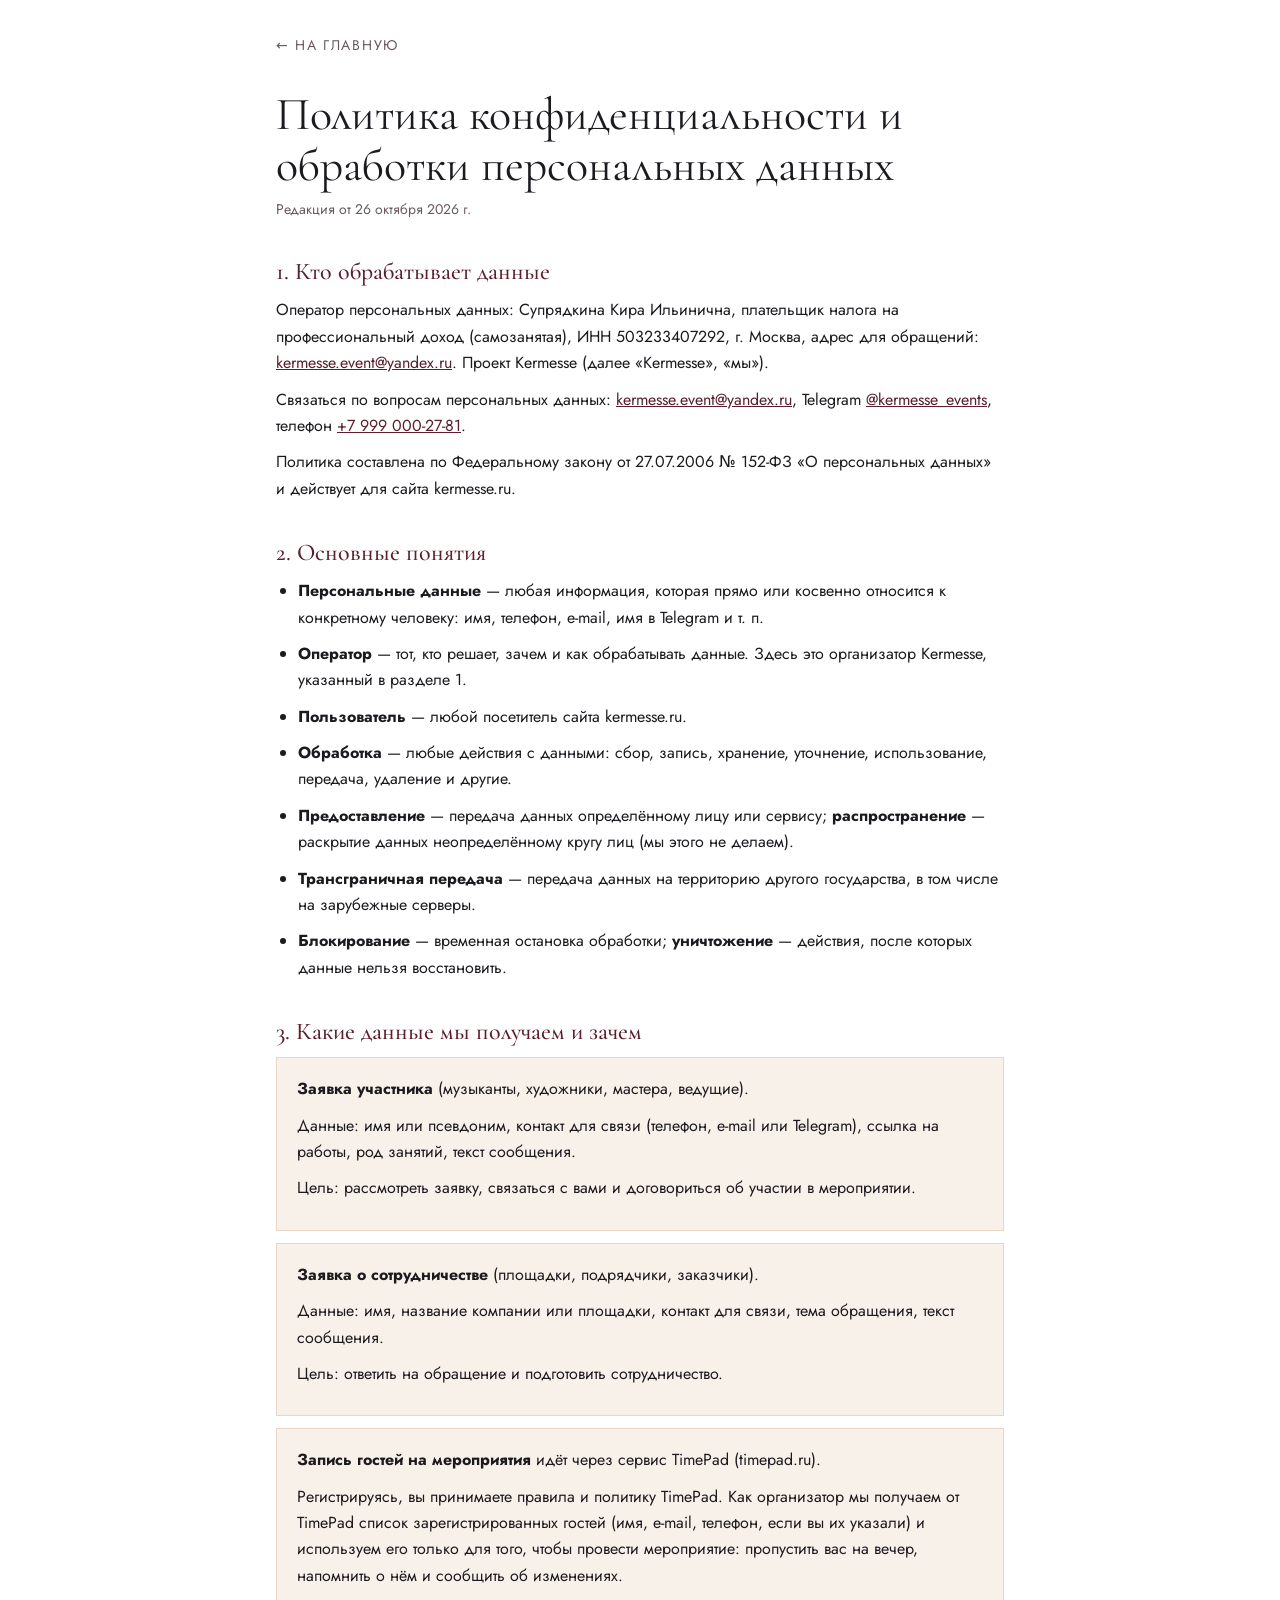
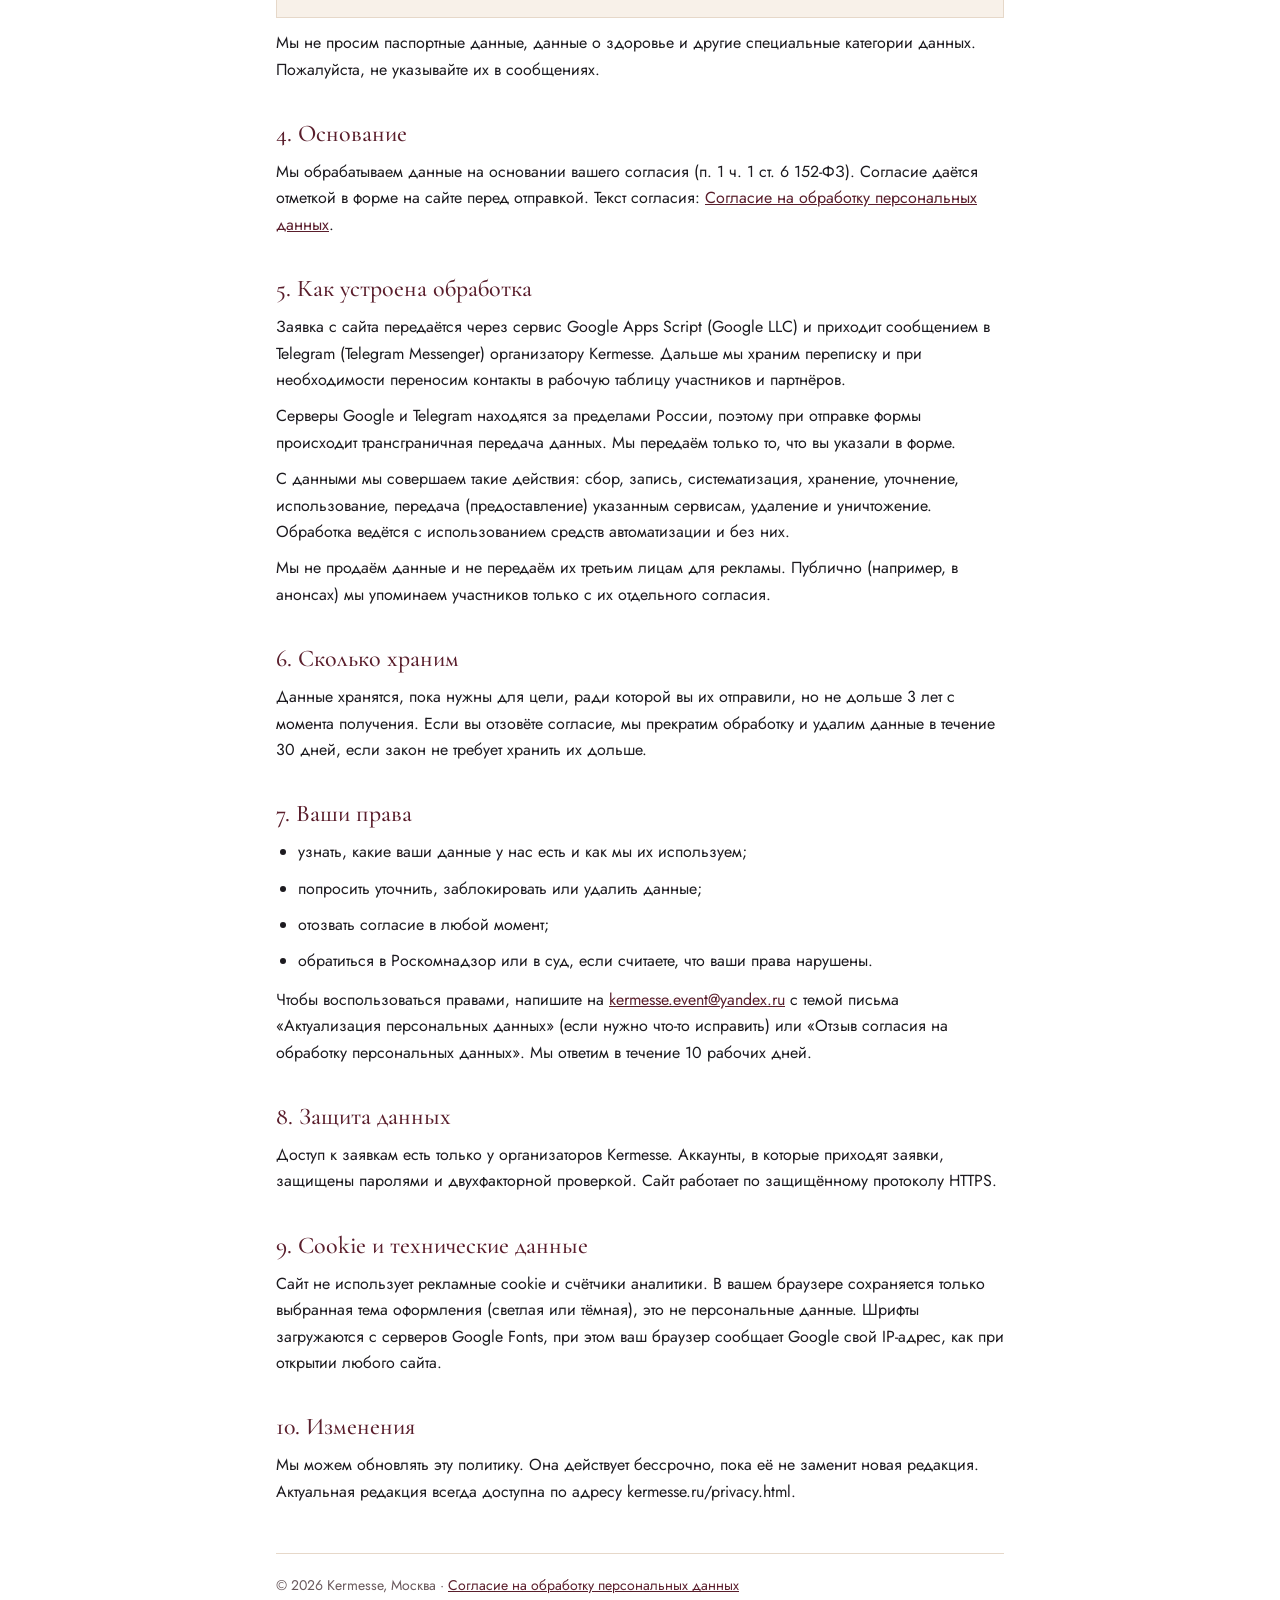
<file: privacy.html>
<!doctype html>
<html lang="ru">
<head>
<meta charset="utf-8">
<meta name="viewport" content="width=device-width, initial-scale=1">
<link rel="icon" type="image/png" href="favicon.png">
<title>Политика конфиденциальности</title>
<meta name="description" content="Политика Kermesse в отношении обработки персональных данных.">
<script>try{var t=localStorage.getItem("kms-theme");if(t)document.documentElement.setAttribute("data-theme",t);}catch(e){}</script>
<link rel="stylesheet" href="https://fonts.googleapis.com/css2?family=Cormorant+Garamond:wght@400;500&family=Jost:wght@400;500&display=swap">
<link rel="stylesheet" href="legal.css">
</head>
<body>
<main class="doc">
  <a class="back" href="/">← На главную</a>
  <h1>Политика конфиденциальности и обработки персональных данных</h1>
  <p class="date">Редакция от 26 октября 2026 г.</p>

  <h2>1. Кто обрабатывает данные</h2>
  <p>Оператор персональных данных: Супрядкина Кира Ильинична, плательщик налога на профессиональный доход (самозанятая), ИНН 503233407292, г. Москва, адрес для обращений: <a href="mailto:kermesse.event@yandex.ru">kermesse.event@yandex.ru</a>. Проект Kermesse (далее «Kermesse», «мы»).</p>
  <p>Связаться по вопросам персональных данных: <a href="mailto:kermesse.event@yandex.ru">kermesse.event@yandex.ru</a>, Telegram <a href="https://t.me/kermesse_events">@kermesse_events</a>, телефон <a href="tel:+79990002781">+7 999 000-27-81</a>.</p>
  <p>Политика составлена по Федеральному закону от 27.07.2006 № 152-ФЗ «О персональных данных» и действует для сайта kermesse.ru.</p>

  <h2>2. Основные понятия</h2>
  <ul>
    <li><b>Персональные данные</b> — любая информация, которая прямо или косвенно относится к конкретному человеку: имя, телефон, e-mail, имя в Telegram и т. п.</li>
    <li><b>Оператор</b> — тот, кто решает, зачем и как обрабатывать данные. Здесь это организатор Kermesse, указанный в разделе 1.</li>
    <li><b>Пользователь</b> — любой посетитель сайта kermesse.ru.</li>
    <li><b>Обработка</b> — любые действия с данными: сбор, запись, хранение, уточнение, использование, передача, удаление и другие.</li>
    <li><b>Предоставление</b> — передача данных определённому лицу или сервису; <b>распространение</b> — раскрытие данных неопределённому кругу лиц (мы этого не делаем).</li>
    <li><b>Трансграничная передача</b> — передача данных на территорию другого государства, в том числе на зарубежные серверы.</li>
    <li><b>Блокирование</b> — временная остановка обработки; <b>уничтожение</b> — действия, после которых данные нельзя восстановить.</li>
  </ul>

  <h2>3. Какие данные мы получаем и зачем</h2>
  <div class="card">
    <p><b>Заявка участника</b> (музыканты, художники, мастера, ведущие).</p>
    <p>Данные: имя или псевдоним, контакт для связи (телефон, e-mail или Telegram), ссылка на работы, род занятий, текст сообщения.</p>
    <p>Цель: рассмотреть заявку, связаться с вами и договориться об участии в мероприятии.</p>
  </div>
  <div class="card">
    <p><b>Заявка о сотрудничестве</b> (площадки, подрядчики, заказчики).</p>
    <p>Данные: имя, название компании или площадки, контакт для связи, тема обращения, текст сообщения.</p>
    <p>Цель: ответить на обращение и подготовить сотрудничество.</p>
  </div>
  <div class="card">
    <p><b>Запись гостей на мероприятия</b> идёт через сервис TimePad (timepad.ru).</p>
    <p>Регистрируясь, вы принимаете правила и политику TimePad. Как организатор мы получаем от TimePad список зарегистрированных гостей (имя, e-mail, телефон, если вы их указали) и используем его только для того, чтобы провести мероприятие: пропустить вас на вечер, напомнить о нём и сообщить об изменениях.</p>
  </div>
  <p>Мы не просим паспортные данные, данные о здоровье и другие специальные категории данных. Пожалуйста, не указывайте их в сообщениях.</p>

  <h2>4. Основание</h2>
  <p>Мы обрабатываем данные на основании вашего согласия (п. 1 ч. 1 ст. 6 152-ФЗ). Согласие даётся отметкой в форме на сайте перед отправкой. Текст согласия: <a href="soglasie.html">Согласие на обработку персональных данных</a>.</p>

  <h2>5. Как устроена обработка</h2>
  <p>Заявка с сайта передаётся через сервис Google Apps Script (Google LLC) и приходит сообщением в Telegram (Telegram Messenger) организатору Kermesse. Дальше мы храним переписку и при необходимости переносим контакты в рабочую таблицу участников и партнёров.</p>
  <p>Серверы Google и Telegram находятся за пределами России, поэтому при отправке формы происходит трансграничная передача данных. Мы передаём только то, что вы указали в форме.</p>
  <p>С данными мы совершаем такие действия: сбор, запись, систематизация, хранение, уточнение, использование, передача (предоставление) указанным сервисам, удаление и уничтожение. Обработка ведётся с использованием средств автоматизации и без них.</p>
  <p>Мы не продаём данные и не передаём их третьим лицам для рекламы. Публично (например, в анонсах) мы упоминаем участников только с их отдельного согласия.</p>

  <h2>6. Сколько храним</h2>
  <p>Данные хранятся, пока нужны для цели, ради которой вы их отправили, но не дольше 3 лет с момента получения. Если вы отзовёте согласие, мы прекратим обработку и удалим данные в течение 30 дней, если закон не требует хранить их дольше.</p>

  <h2>7. Ваши права</h2>
  <ul>
    <li>узнать, какие ваши данные у нас есть и как мы их используем;</li>
    <li>попросить уточнить, заблокировать или удалить данные;</li>
    <li>отозвать согласие в любой момент;</li>
    <li>обратиться в Роскомнадзор или в суд, если считаете, что ваши права нарушены.</li>
  </ul>
  <p>Чтобы воспользоваться правами, напишите на <a href="mailto:kermesse.event@yandex.ru">kermesse.event@yandex.ru</a> с темой письма «Актуализация персональных данных» (если нужно что-то исправить) или «Отзыв согласия на обработку персональных данных». Мы ответим в течение 10 рабочих дней.</p>

  <h2>8. Защита данных</h2>
  <p>Доступ к заявкам есть только у организаторов Kermesse. Аккаунты, в которые приходят заявки, защищены паролями и двухфакторной проверкой. Сайт работает по защищённому протоколу HTTPS.</p>

  <h2>9. Cookie и технические данные</h2>
  <p>Сайт не использует рекламные cookie и счётчики аналитики. В вашем браузере сохраняется только выбранная тема оформления (светлая или тёмная), это не персональные данные. Шрифты загружаются с серверов Google Fonts, при этом ваш браузер сообщает Google свой IP-адрес, как при открытии любого сайта.</p>

  <h2>10. Изменения</h2>
  <p>Мы можем обновлять эту политику. Она действует бессрочно, пока её не заменит новая редакция. Актуальная редакция всегда доступна по адресу kermesse.ru/privacy.html.</p>

  <p class="foot">© 2026 Kermesse, Москва · <a href="soglasie.html">Согласие на обработку персональных данных</a></p>
</main>
</body>
</html>
</file>
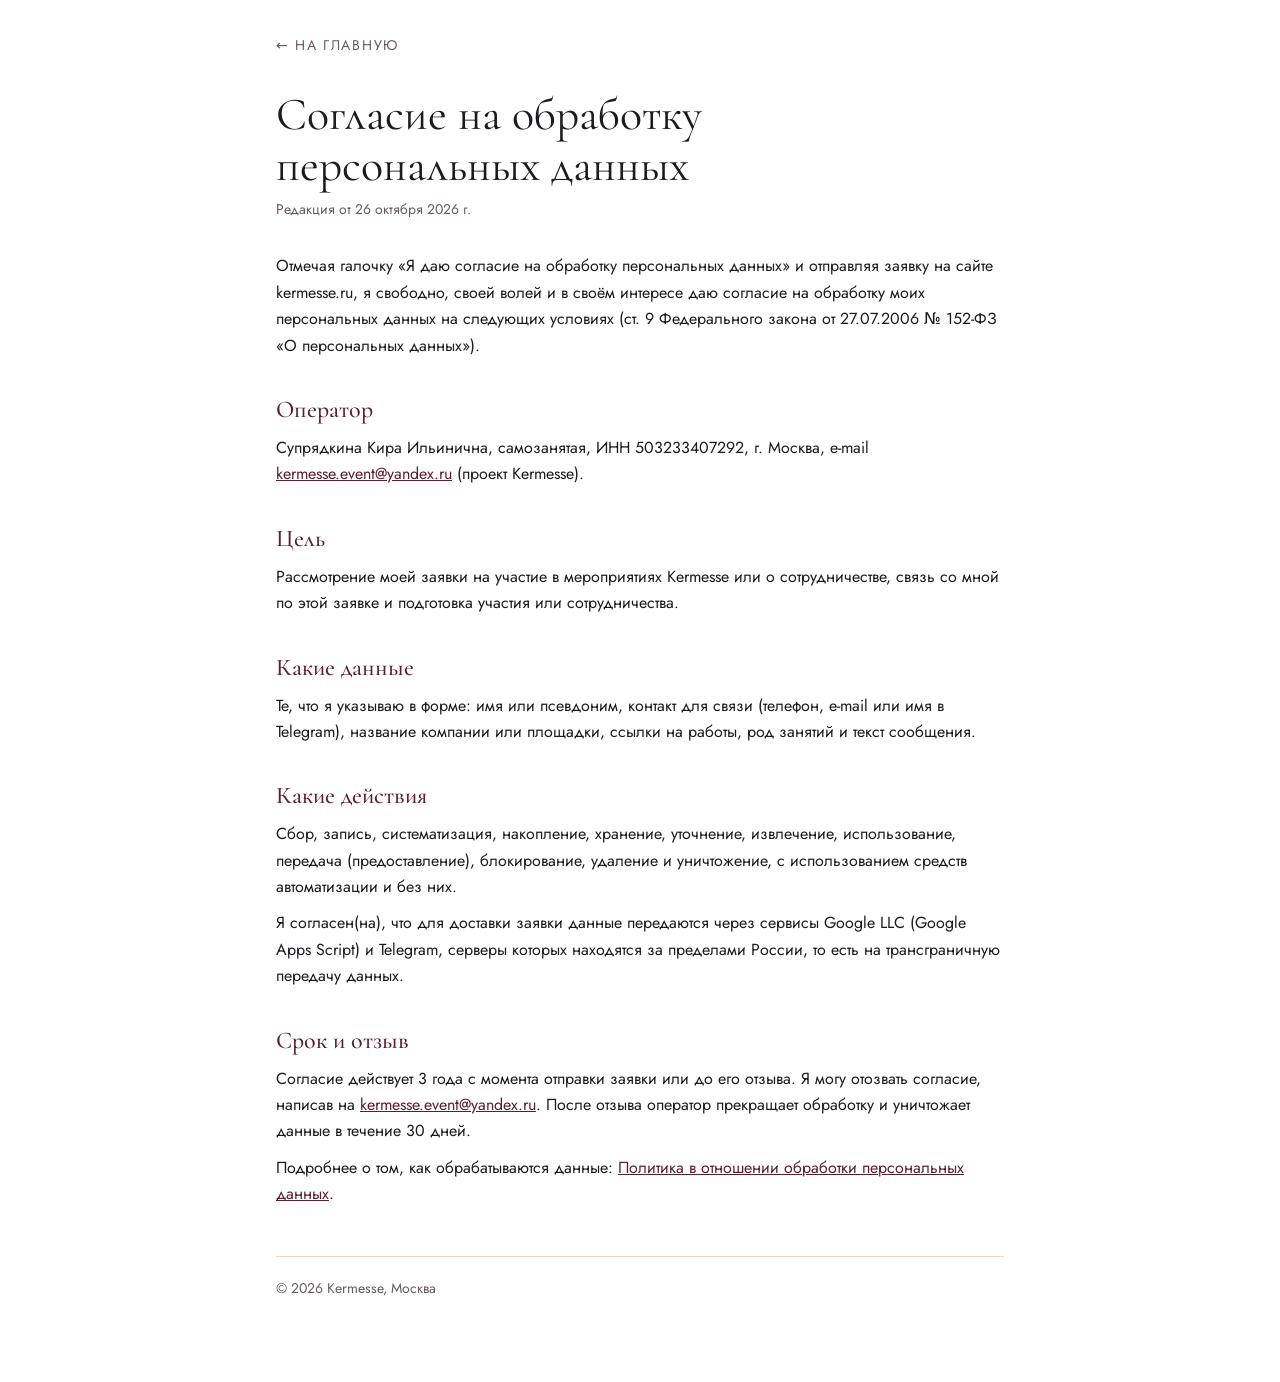
<file: soglasie.html>
<!doctype html>
<html lang="ru">
<head>
<meta charset="utf-8">
<meta name="viewport" content="width=device-width, initial-scale=1">
<link rel="icon" type="image/png" href="favicon.png">
<title>Согласие на обработку данных</title>
<meta name="description" content="Согласие на обработку персональных данных при отправке заявки на сайте Kermesse.">
<script>try{var t=localStorage.getItem("kms-theme");if(t)document.documentElement.setAttribute("data-theme",t);}catch(e){}</script>
<link rel="stylesheet" href="https://fonts.googleapis.com/css2?family=Cormorant+Garamond:wght@400;500&family=Jost:wght@400;500&display=swap">
<link rel="stylesheet" href="legal.css">
</head>
<body>
<main class="doc">
  <a class="back" href="/">← На главную</a>
  <h1>Согласие на обработку персональных данных</h1>
  <p class="date">Редакция от 26 октября 2026 г.</p>

  <p>Отмечая галочку «Я даю согласие на обработку персональных данных» и отправляя заявку на сайте kermesse.ru, я свободно, своей волей и в своём интересе даю согласие на обработку моих персональных данных на следующих условиях (ст. 9 Федерального закона от 27.07.2006 № 152-ФЗ «О персональных данных»).</p>

  <h2>Оператор</h2>
  <p>Супрядкина Кира Ильинична, самозанятая, ИНН 503233407292, г. Москва, e-mail <a href="mailto:kermesse.event@yandex.ru">kermesse.event@yandex.ru</a> (проект Kermesse).</p>

  <h2>Цель</h2>
  <p>Рассмотрение моей заявки на участие в мероприятиях Kermesse или о сотрудничестве, связь со мной по этой заявке и подготовка участия или сотрудничества.</p>

  <h2>Какие данные</h2>
  <p>Те, что я указываю в форме: имя или псевдоним, контакт для связи (телефон, e-mail или имя в Telegram), название компании или площадки, ссылки на работы, род занятий и текст сообщения.</p>

  <h2>Какие действия</h2>
  <p>Сбор, запись, систематизация, накопление, хранение, уточнение, извлечение, использование, передача (предоставление), блокирование, удаление и уничтожение, с использованием средств автоматизации и без них.</p>
  <p>Я согласен(на), что для доставки заявки данные передаются через сервисы Google LLC (Google Apps Script) и Telegram, серверы которых находятся за пределами России, то есть на трансграничную передачу данных.</p>

  <h2>Срок и отзыв</h2>
  <p>Согласие действует 3 года с момента отправки заявки или до его отзыва. Я могу отозвать согласие, написав на <a href="mailto:kermesse.event@yandex.ru">kermesse.event@yandex.ru</a>. После отзыва оператор прекращает обработку и уничтожает данные в течение 30 дней.</p>

  <p>Подробнее о том, как обрабатываются данные: <a href="privacy.html">Политика в отношении обработки персональных данных</a>.</p>

  <p class="foot">© 2026 Kermesse, Москва</p>
</main>
</body>
</html>
</file>
<file: legal.css>
:root {
  --bg: #FFFFFF; --bg-raised: #F8F1E9; --fg: #1C1A1F; --muted: #6A5A5D; --line: #E6D8C9;
  --accent: #5A1E2C; --gold: #A8834A; --stub-bg: rgba(168, 131, 74, .2); --focus: #A8834A;
  --f-display: "Italiana", "Cormorant Garamond", Georgia, serif;
  --f-serif: "Cormorant Garamond", Georgia, serif;
  --f-sans: "Jost", system-ui, sans-serif;
}
@media (prefers-color-scheme: dark) {
  :root:not([data-theme="light"]) {
    --bg: #1C1A1F; --bg-raised: #252228; --fg: #F3E7DA; --muted: #B8AAA2; --line: #3B353B;
    --accent: #C9A46A; --gold: #C9A46A; --stub-bg: rgba(201, 164, 106, .22); --focus: #C9A46A;
    color-scheme: dark;
  }
}
:root[data-theme="dark"] {
  --bg: #1C1A1F; --bg-raised: #252228; --fg: #F3E7DA; --muted: #B8AAA2; --line: #3B353B;
  --accent: #C9A46A; --gold: #C9A46A; --stub-bg: rgba(201, 164, 106, .22); --focus: #C9A46A;
  color-scheme: dark;
}
* { box-sizing: border-box; }
body { margin: 0; background: var(--bg); color: var(--fg); font: 16px/1.65 var(--f-sans); -webkit-font-smoothing: antialiased; }
a { color: var(--accent); }
:focus-visible { outline: 2px solid var(--focus); outline-offset: 3px; }
.doc { max-width: 760px; margin: 0 auto; padding: 32px 16px 72px; }
.back { display: inline-block; margin-bottom: 32px; font-size: 14px; letter-spacing: .12em; text-transform: uppercase; text-decoration: none; color: var(--muted); }
.back:hover { color: var(--accent); }
h1 { font: 400 clamp(32px, 6vw, 46px)/1.1 var(--f-serif); margin: 0 0 8px; text-wrap: balance; }
.date { color: var(--muted); font-size: 14px; margin: 0 0 32px; }
h2 { font: 500 24px/1.25 var(--f-serif); margin: 36px 0 10px; color: var(--accent); }
p, li { margin: 0 0 10px; }
ul { padding-left: 22px; margin: 0 0 12px; }
.card { background: var(--bg-raised); border: 1px solid var(--line); padding: 18px 20px; margin: 0 0 12px; }
.stub { background: var(--stub-bg); color: inherit; padding: 0 4px; border-radius: 2px; }
.foot { margin-top: 48px; padding-top: 20px; border-top: 1px solid var(--line); font-size: 14px; color: var(--muted); }
</file>
